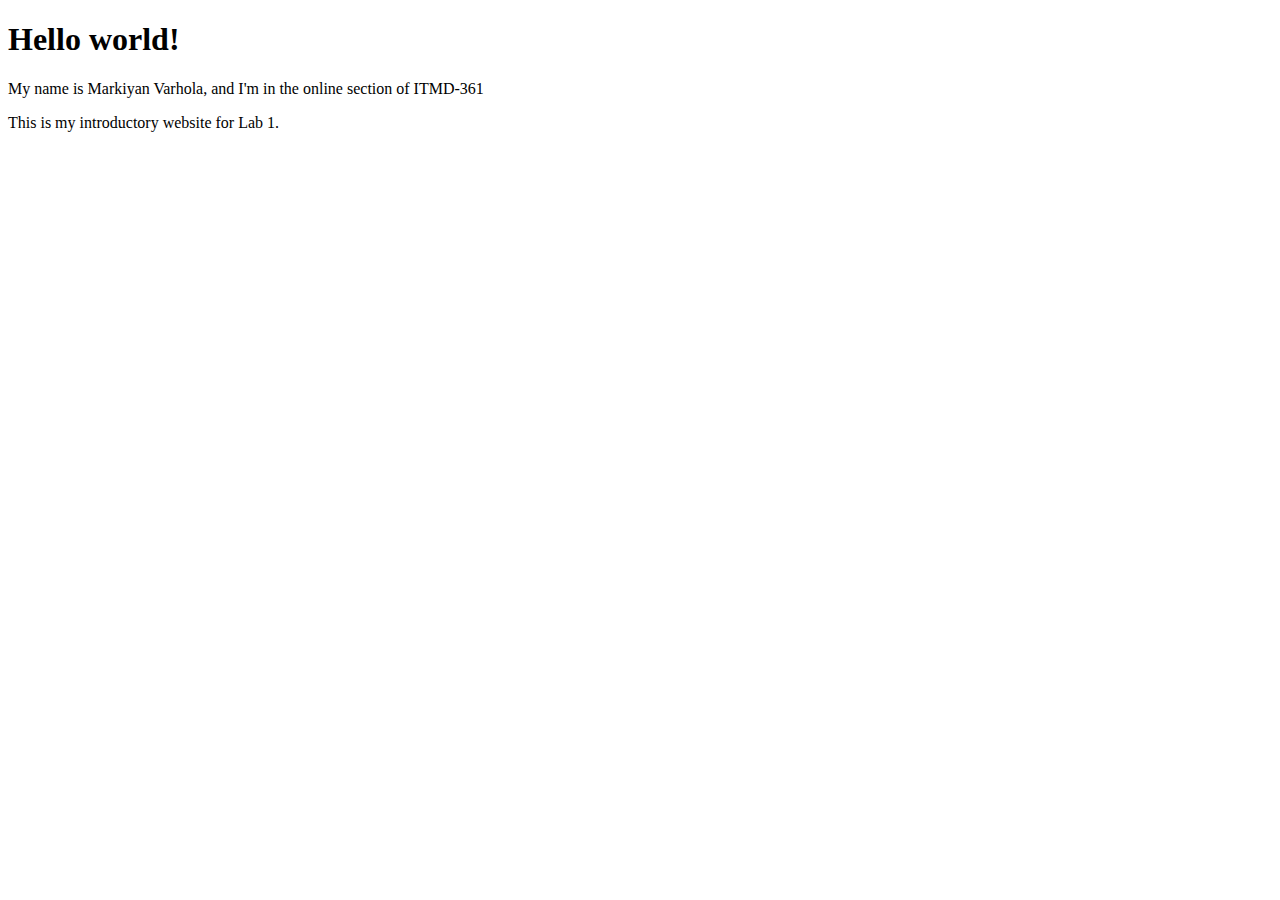
<file: labs/lab1/index.html>
<!DOCTYPE html>
<html lang="en">
<head>
	<meta charset="UTF-8">
	<title>Markiyan Varhola @ ITMD-361</title>
</head>
<body>
  <h1>Hello world!</h1>
  <p>My name is Markiyan Varhola, and I'm in the online section of ITMD-361</p>
  <p>This is my introductory website for Lab 1.</p>
</body>
</html>
</file>
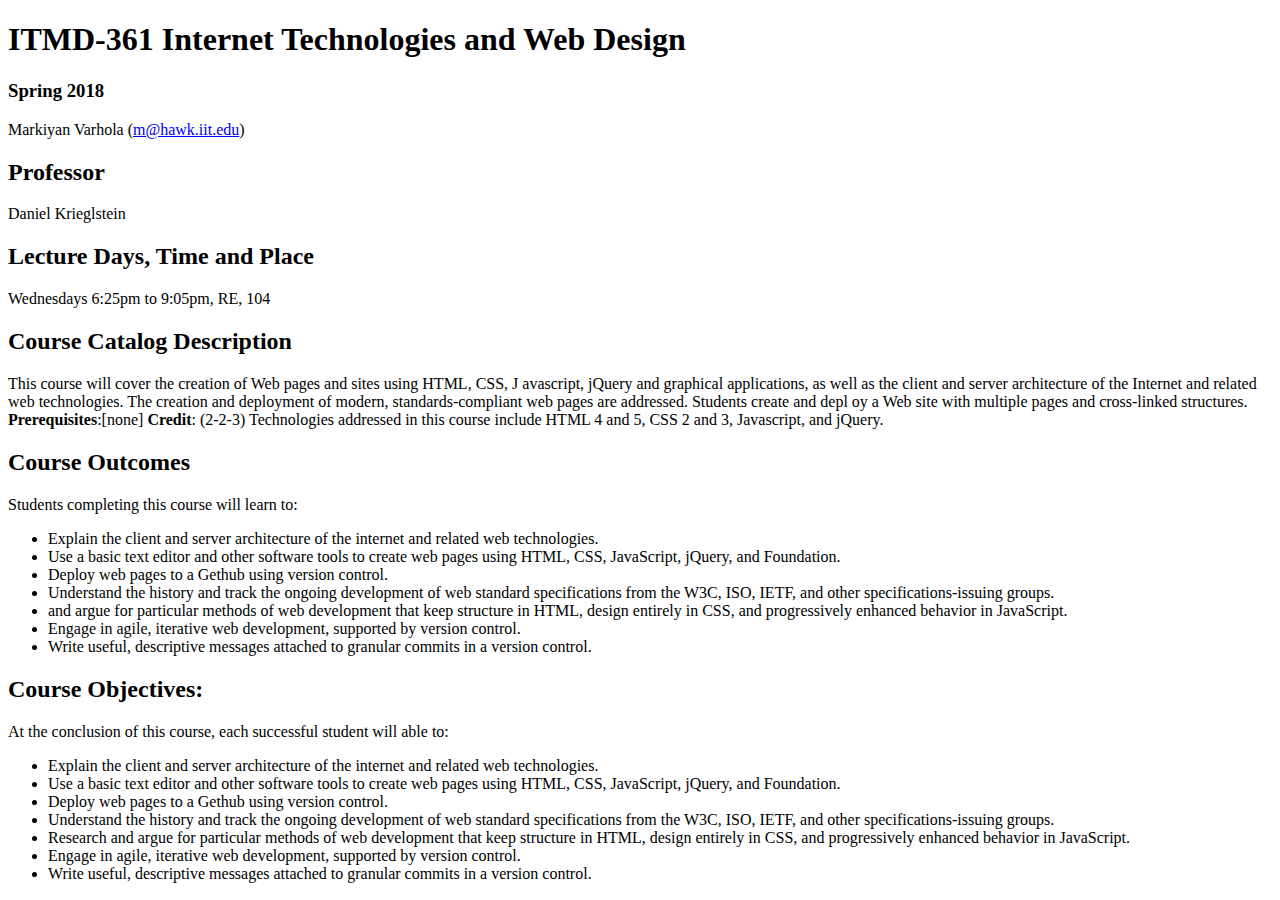
<file: labs/lab2/index.html>
<!DOCTYPE html>
<html>
  <head>
    <meta charset="utf-8">
    <title>ITMD-361 Internet Technologies and Web Design</title>
  </head>
  <body>
    <h1>ITMD-361 Internet Technologies and Web Design</h1>
    
    <h3>Spring 2018</h3>
    <p>Markiyan Varhola (<a href="mailto:m@hawk.iit.edu">m@hawk.iit.edu</a>)</p>
    
    <h2>Professor</h2>
    <p>Daniel Krieglstein</p>
    
    <h2>Lecture Days, Time and Place</h2>
    <p>Wednesdays 6:25pm to 9:05pm, RE, 104</p>
    
    <h2>Course Catalog Description</h2>
    <p>This course will cover the creation of Web pages and sites using HTML, CSS, J
      avascript, jQuery and graphical applications, as well as the client and server
       architecture of the Internet and related web technologies. The creation and
       deployment of modern, standards-compliant web pages are addressed. Students create and depl
       oy a Web site with multiple pages and cross-linked structures. <strong>Prerequisites</strong>:[none] <strong>Credit</strong>: (2-2-3) Technologies addressed
        in this course include HTML 4 and 5, CSS 2 and 3, Javascript, and jQuery.</p>
     
     <h2>Course Outcomes</h2>
     <p>Students completing this course will learn to:</p>
     <ul>
       <li>Explain the client and server architecture of the internet and related web technologies.</li>
       <li>Use a basic text editor and other software tools to create web pages using HTML, CSS, JavaScript, jQuery, and Foundation.</li>
       <li>Deploy web pages to a Gethub using version control.</li>
       <li>Understand the history and track the ongoing development of web standard specifications from the W3C, ISO, IETF, and other specifications-issuing groups.</li>
       <li>and argue for particular methods of web development that keep structure in HTML, design entirely in CSS, and progressively enhanced behavior in JavaScript.</li>
       <li>Engage in agile, iterative web development, supported by version control.</li>
       <li>Write useful, descriptive messages attached to granular commits in a version control.</li>
     </ul>
     
     <h2>Course Objectives:</h2>
     <p>At the conclusion of this course, each successful student will able to:</p>
     <ul>
       <li>Explain the client and server architecture of the internet and related web technologies.</li>
       <li>
 Use a basic text editor and other software tools to create web pages using HTML, CSS, JavaScript, jQuery, and Foundation.</li>
       <li>Deploy web pages to a Gethub using version control.</li>
       <li>Understand the history and track the ongoing development of web standard specifications from the W3C, ISO, IETF, and other specifications-issuing groups.</li>
       <li>Research and argue for particular methods of web development that keep structure in HTML, design entirely in CSS, and progressively enhanced behavior in JavaScript.</li>
       <li>Engage in agile, iterative web development, supported by version control.</li>
       <li>Write useful, descriptive messages attached to granular commits in a version control.</li>
     </ul>
  </body>
</html>
</file>
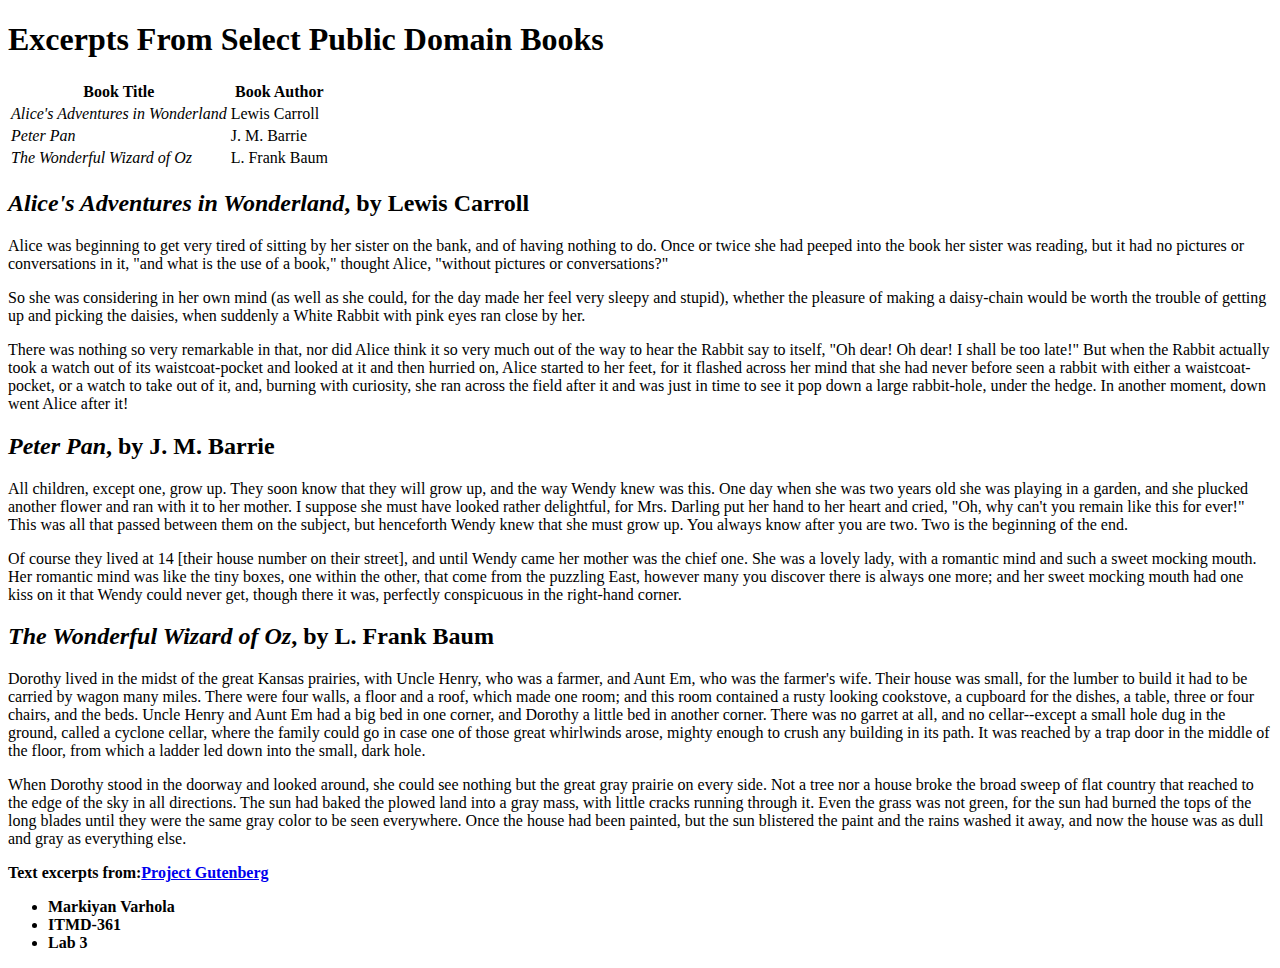
<file: labs/lab3/index.html>
<!DOCTYPE html>
<html lang="en">
<head>
    <meta charset="utf-8"/>
    <title>Excerpts From Select Public Domain Books</title>
</head>
<body>
    <h1>Excerpts From Select Public Domain Books</h1>
    <table>
        <tr>
            <th>Book Title</th>								
            <th>Book Author</th>
        </tr>
        <tr>
            <td><i>Alice's Adventures in Wonderland</i></td> 		
            <td>Lewis Carroll</td>
        </tr>
        <tr>
            <td><i>Peter Pan</i></td> 								
            <td>J. M. Barrie</td>
        </tr>
        <tr>
            <td><i>The Wonderful Wizard of Oz</i></td> 				
            <td>L. Frank Baum</td>
        </tr>
    </table>
    <h2><i>Alice's Adventures in Wonderland</i>, by Lewis Carroll</h2>
    <p>Alice was beginning to get very tired of sitting by her sister on the bank, and of having nothing to do. Once or twice she had peeped into the book her sister was reading, but it had no pictures or conversations in it, "and what is the use of a book," thought Alice, "without pictures or conversations?"</p>

    <p>So she was considering in her own mind (as well as she could, for the day made her feel very sleepy and stupid), whether the pleasure of making a daisy-chain would be worth the trouble of getting up and picking the daisies, when suddenly a White Rabbit with pink eyes ran close by her.</p>

    <p>There was nothing so very remarkable in that, nor did Alice think it so very much out of the way to hear the Rabbit say to itself, "Oh dear! Oh dear! I shall be too late!" But when the Rabbit actually took a watch out of its waistcoat-pocket and looked at it and then hurried on, Alice started to her feet, for it flashed across her mind that she had never before seen a rabbit with either a waistcoat-pocket, or a watch to take out of it, and, burning with curiosity, she ran across the field after it and was just in time to see it pop down a large rabbit-hole, under the hedge. In another moment, down went Alice after it!</p>

    <h2><i>Peter Pan</i>, by J. M. Barrie</h2>
    
    <p>All children, except one, grow up. They soon know that they will grow up, and the way Wendy knew was this. One day when she was two years old she was playing in a garden, and she plucked another flower and ran with it to her mother. I suppose she must have looked rather delightful, for Mrs. Darling put her hand to her heart and cried, "Oh, why can't you remain like this for ever!" This was all that passed between them on the subject, but henceforth Wendy knew that she must grow up. You always know after you are two. Two is the beginning of the end.

    <p>Of course they lived at 14 [their house number on their street], and until Wendy came her mother was the chief one. She was a lovely lady, with a romantic mind and such a sweet mocking mouth. Her romantic mind was like the tiny boxes, one within the other, that come from the puzzling East, however many you discover there is always one more; and her sweet mocking mouth had one kiss on it that Wendy could never get, though there it was, perfectly conspicuous in the right-hand corner.</p>



    <h2><i>The Wonderful Wizard of Oz</i>, by L. Frank Baum</h2>
    <p>Dorothy lived in the midst of the great Kansas prairies, with Uncle Henry, who was a farmer, and Aunt Em, who was the farmer's wife.  Their house was small, for the lumber to build it had to be carried by wagon many miles.  There were four walls, a floor and a roof, which made one room; and this room contained a rusty looking cookstove, a cupboard for the dishes, a table, three or four chairs, and the beds.  Uncle Henry and Aunt Em had a big bed in one corner, and Dorothy a little bed in another corner.  There was no garret at all, and no cellar--except a small hole dug in the ground, called a cyclone cellar, where the family could go in case one of those great whirlwinds arose, mighty enough to crush any building in its path.  It was reached by a trap door in the middle of the floor, from which a ladder led down into the small, dark hole.</p>

    <p>When Dorothy stood in the doorway and looked around, she could see nothing but the great gray prairie on every side.  Not a tree nor a house broke the broad sweep of flat country that reached to the edge of the sky in all directions.  The sun had baked the plowed land into a gray mass, with little cracks running through it.  Even the grass was not green, for the sun had burned the tops of the long blades until they were the same gray color to be seen everywhere.  Once the house had been painted, but the sun blistered the paint and the rains washed it away, and now the house was as dull and gray as everything else.</p>



<p><b>Text excerpts from:<a href="http://www.gutenberg.org">Project Gutenberg</a></b></p>
<ul>
    <li><b>Markiyan Varhola</b></li>
    <li><b>ITMD-361</b></li>
    <li><b>Lab 3</b></li>
</ul>
</body>
</html>
</file>
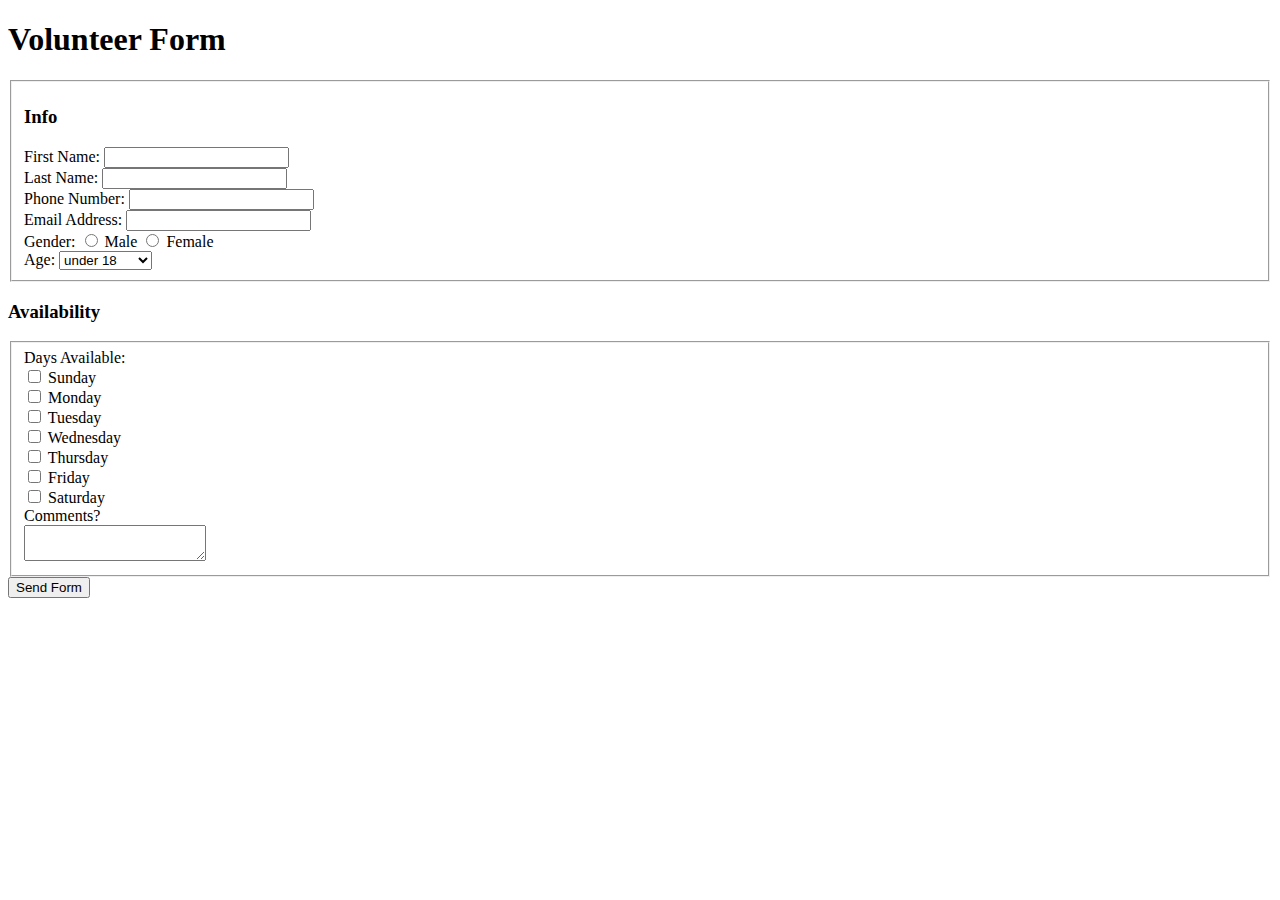
<file: labs/lab4/index.html>
<!DOCTYPE html>
<html lang="en">

<head>
	<meta charset="UTF-8">
	<title>Lab 4 Markiyan Varhola</title>
</head>

<body>
	<h1>Volunteer Form</h1>
	<form action="http://bloomingdale.sat.iit.edu/kriedan/lab3formscript.php" method="post">
		<fieldset>
			<div>
				<h3>Info</h3>
				<label>First Name:</label>
					<input type="text" name="first_name_field">
			</div>
			<div>
				<label>Last Name:</label>
					<input type="text" name="last_name_field">
			</div>
			<div>
				<label>Phone Number:</label>
					<input type="text" name="phone_field">
			</div>
			<div>
				<label>Email Address:</label>
					<input type="text" name="email_field">
			</div>
			<div>
				<label>Gender:</label>

				<input type="radio" name="gender_field" value="Male">
				<label>Male</label>

				<input type="radio" name="gender_field" value="Female">
				<label>Female</label>

			</div>
			<div>
				<label>Age:</label>
					<select name="age_field">
						<option value="under 18">under 18</option>
						<option value="18-24">18-24</option>
						<option value="25-34">25-34</option>
						<option value="35-44">35-44</option>
						<option value="45-54">45-54</option>
						<option value="55-64">55-64</option>
						<option value="65 and over">65 and over</option>
					</select>
			</div>
		</fieldset>

		<h3>Availability</h3>
		<fieldset>
			<label>Days Available:</label>
			<div>
				<input type="checkbox" name="available_field[]" value="Sunday">
				<label>Sunday</label>
			</div>
            <div>
                <input type="checkbox" name="available_field[]" value="Monday">
                <label>Monday</label>
            </div>
            <div>
                <input type="checkbox" name="available_field[]" value="Tuesday">
                <label>Tuesday</label>
            </div>
            <div>
                <input type="checkbox" name="available_field[]" value="Wednesday">
                <label>Wednesday</label>
            </div>
            <div>
                <input type="checkbox" name="available_field[]" value="Thursday">
                <label>Thursday</label>
            </div>
            <div>
                <input type="checkbox" name="available_field[]" value="Friday">
                <label>Friday</label>
            </div>
            <div>
                <input type="checkbox" name="available_field[]" value="Saturday">
                <label>Saturday</label>
            </div>

           
            <div>
                <label>Comments?</label>
                <div><textarea name="comments_field"></textarea></div>
            </div>

        </fieldset>
        <input type="submit" value="Send Form">
        <input type="hidden" name="hidden_field" value="mvarhola">

	</form>
</body>
</html>
</file>
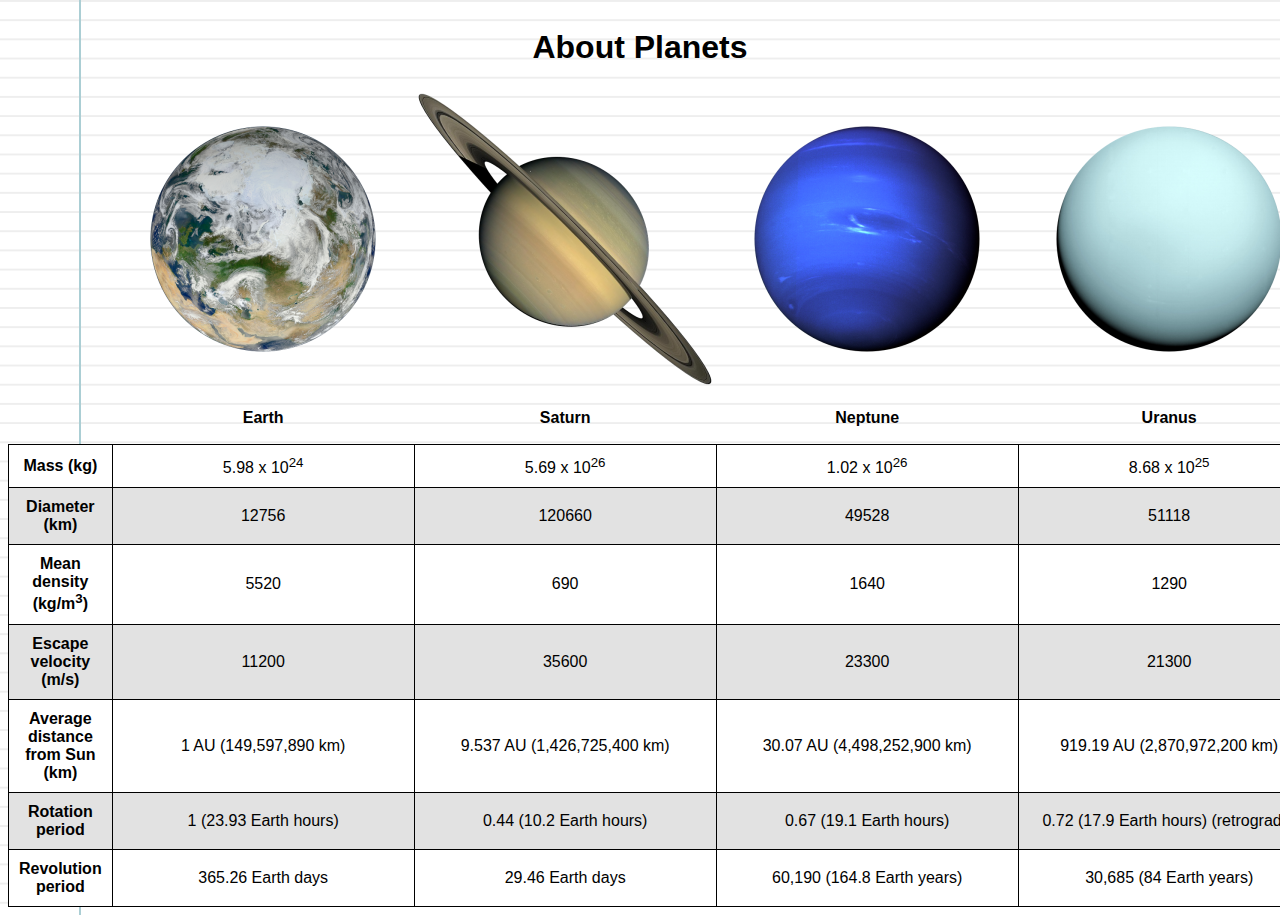
<file: labs/lab5/index.html>
<!DOCTYPE html>
<html lang="en">
<head>
  <title>About Planets</title>
  <link rel="stylesheet" href="css/style.css">
</head>
<body>

<section>
	<h1>About Planets</h1>
	<table>
	  <tr class='header'>
	    <th></th>
	    <th>
	    	<img src="img/earth.png" alt="Earth">
	    	<p>Earth</p>
	    </th>
	    <th>
	    	<img src="img/saturn.png" alt="Saturn">
	    	<p>Saturn</p>
	    </th>
	    <th>
	    	<img src="img/neptune.png" alt="Neptune">
	    	<p>Neptune</p>
	    </th>
	    <th>
	    	<img src="img/uranus.png" alt="Uranus">
	    	<p>Uranus</p>
	    </th>
	  </tr>
	  <tr>
	    <td>Mass (kg)</td>
	    <td>5.98 x 10<sup>24</sup></td>
	    <td>5.69 x 10<sup>26</sup></td>
	    <td>1.02 x 10<sup>26</sup></td>
	    <td>8.68 x 10<sup>25</sup></td>
	  </tr>
	  <tr>
	    <td>Diameter (km)</td>
	    <td>12756</td>
	    <td>120660</td>
	    <td>49528</td>
	    <td>51118</td>
	  </tr>
	  <tr>
	    <td>Mean density (kg/m<sup>3</sup>)</td>
	    <td>5520</td>
	    <td>690</td>
	    <td>1640</td>
	    <td>1290</td>
	  </tr>
	  <tr>
	    <td>Escape velocity (m/s)</td>
	    <td>11200</td>
	    <td>35600</td>
	    <td>23300</td>
	    <td>21300</td>
	  </tr>
	  <tr>
	    <td>Average distance from Sun (km)</td>
	    <td>1 AU (149,597,890 km)</td>
	    <td>9.537 AU (1,426,725,400 km)</td>
	    <td>30.07 AU (4,498,252,900 km)</td>
	    <td>919.19 AU (2,870,972,200 km)</td>
	  </tr>
	  <tr>
	    <td>Rotation period</td>
	    <td>1 (23.93 Earth hours)</td>
	    <td>0.44 (10.2 Earth hours)</td>
	    <td>0.67 (19.1 Earth hours)</td>
	    <td>0.72 (17.9 Earth hours) (retrograde)</td>
	  </tr>
	  <tr>
	    <td>Revolution period</td>
	    <td>365.26 Earth days</td>
	    <td>29.46 Earth days</td>
	    <td>60,190 (164.8 Earth years)</td>
	    <td>30,685 (84 Earth years)</td>
	  </tr>
	</table>
</section>

</body>
</html>
</file>
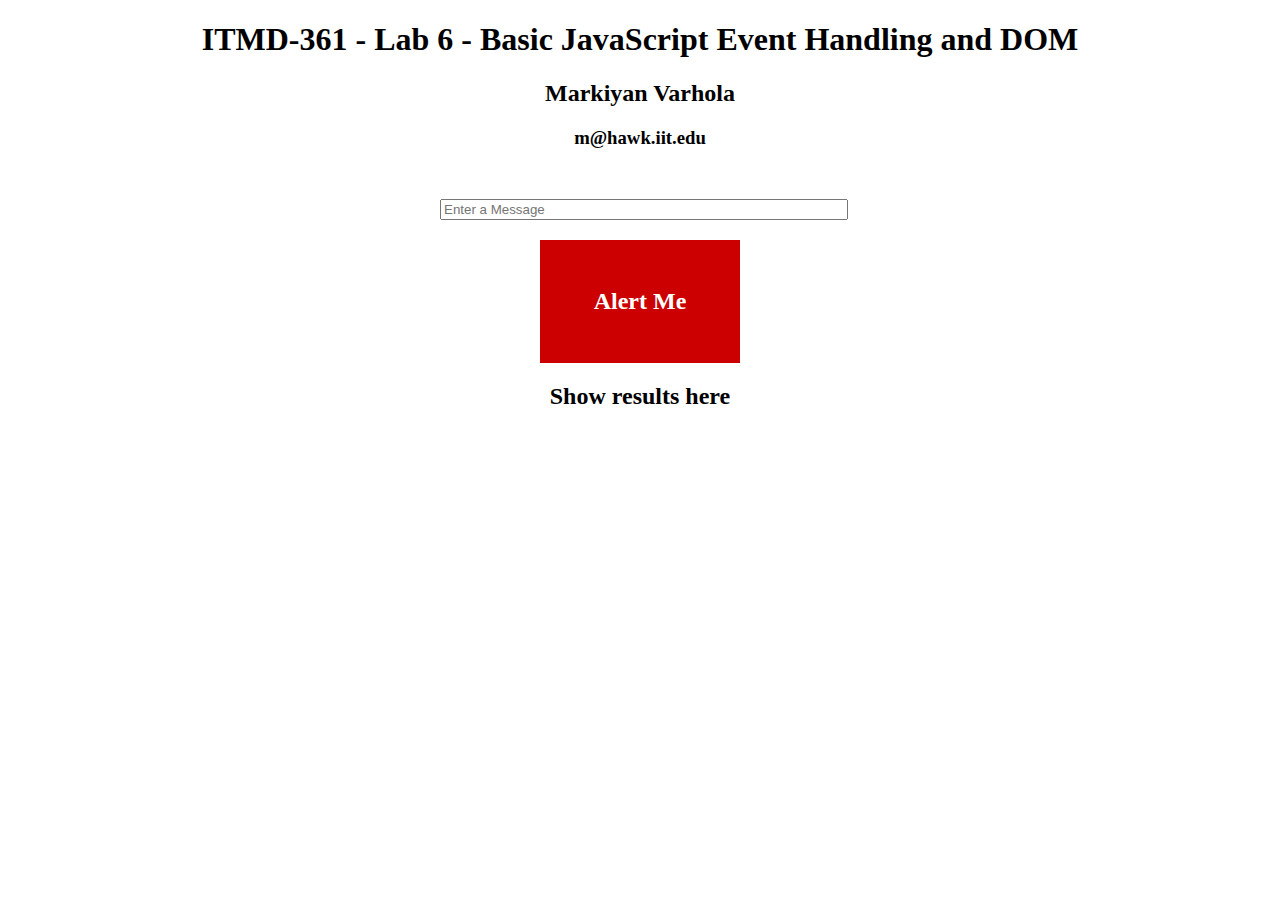
<file: labs/lab6/index.html>
<!DOCTYPE html>
<html lang="en">
<head>
	<meta charset="UTF-8">
	<title>Lab 6 - Basic JavaScript Event Handling and DOM</title>
	<style>
		.center {
			text-align: center;
		}
		#container {
			width: 400px;
			margin: 50px auto 0;
		}
		#entryinput {
			width: 100%;
		}
		#entrybutton {
			width: 200px;
			text-align: center;
			color: #fff;
			background-color: #c00;
			padding: 2em 0;
			margin: 20px auto;
			font-size: 24px;
			font-weight: bold;
			cursor: pointer;
		}
	</style>
</head>
<body>
	<h1 class="center">ITMD-361 - Lab 6 - Basic JavaScript Event Handling and DOM</h1>
	<h2 class="center">Markiyan Varhola</h2>
	<h3 class="center">m@hawk.iit.edu</h3>
	<div id="container">
		<input id="entryinput" type="text" name="textentry" placeholder="Enter a Message">
		<div id="entrybutton">Alert Me</div>
		<h2 id="textoutput" class="center">Show results here</h2>
	</div>
	<script>
		document.getElementById("entrybutton").addEventListener("click", function() {
			var t = document.getElementById("entryinput").value;
			document.getElementById("textoutput").innerHTML = t;
			alert("Markiyan Varhola: "+t);
		})
	</script>
</body>
</html>
</file>
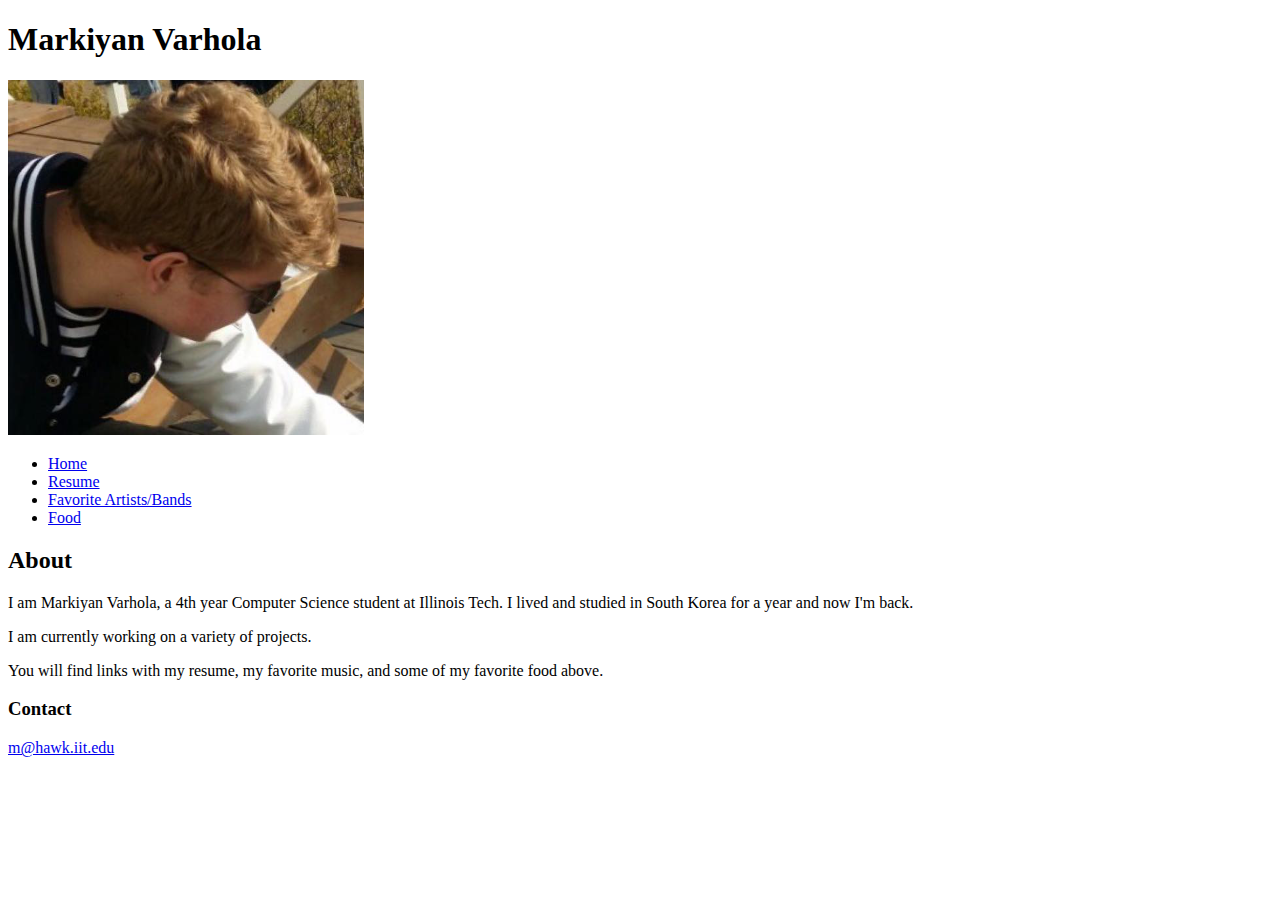
<file: projects/project1/index.html>
<!DOCTYPE html>
<html lang="en">
<head>
	<meta charset="UTF-8">
	<title>Markiyan Varhola</title>
</head>
<body>
  <header>
    <h1>Markiyan Varhola</h1>
    <img src="img/profile.png" alt="Mark">
    <ul>
      <li><a href="index.html">Home</a></li>
      <li><a href="resume.html">Resume</a></li>
      <li><a href="music.html">Favorite Artists/Bands</a></li>
      <li><a href="food.html">Food</a></li>
    </ul>
  </header>

  <section>
    <h2>About</h2>
    <p>I am Markiyan Varhola, a 4th year Computer Science student at Illinois Tech. I lived and studied in South Korea for a year and now I'm back.
    </p>
    <p>
      I am currently working on a variety of projects.
    </p>
    <p>
      You will find links with my resume, my favorite music, and some of my favorite food above.
    </p>
  </section>

  <section>
  <h3>Contact</h3>
    <p><a href="mailto:m@hawk.iit.edu">m@hawk.iit.edu</a></p>
  </section>
</body>
</html>
</file>
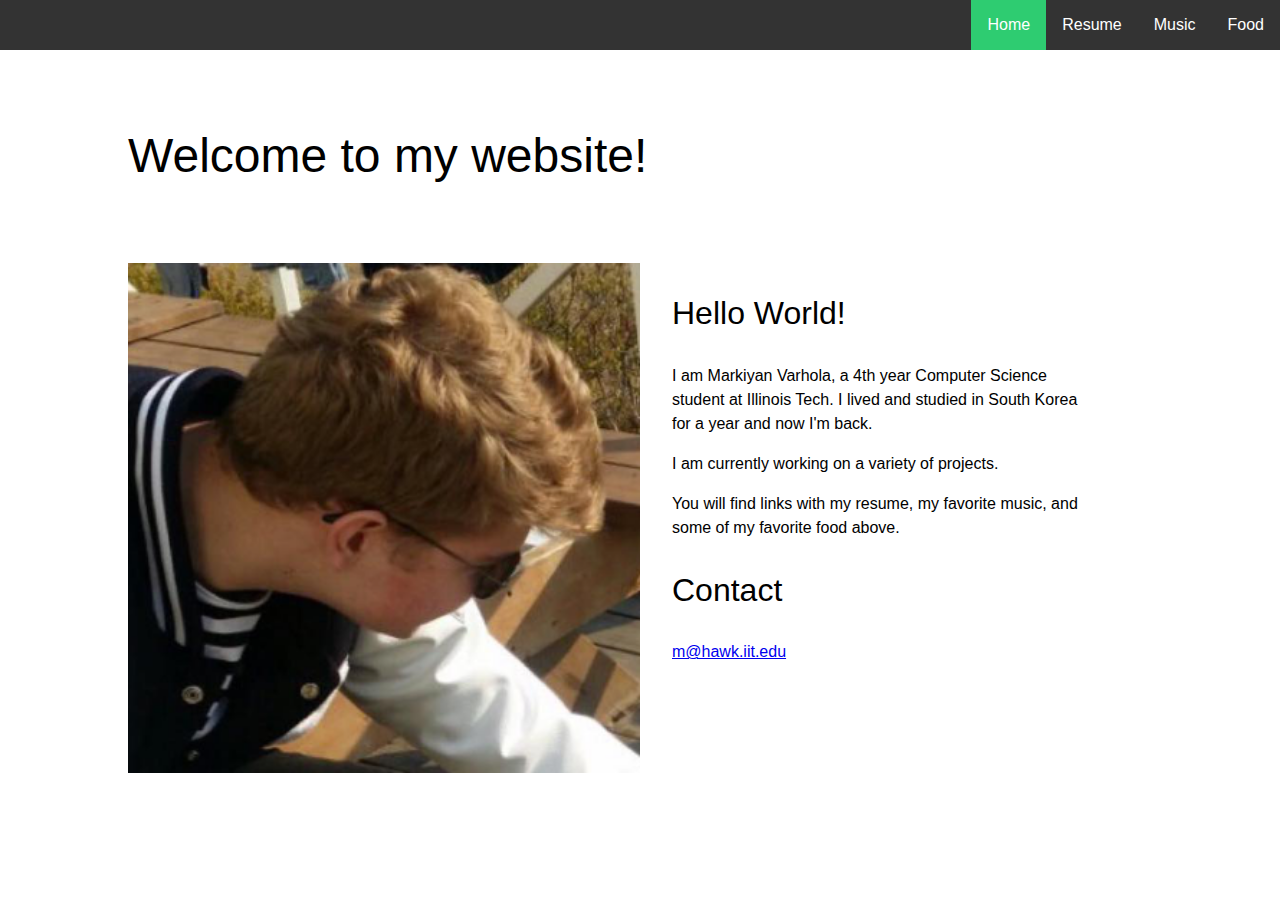
<file: projects/project2/index.html>
<!DOCTYPE html>
<html lang="en">
<head>
	<meta charset="UTF-8">
	<title>Markiyan Varhola</title>
  <link rel="stylesheet" type="text/css" href="css/normalize.css">
  <link rel="stylesheet" type="text/css" href="css/style.css">
</head>
<body>
  
  <nav id="header">
    <ul>
      <li><a href="food.html">Food</a></li>
      <li><a href="music.html">Music</a></li>
      <li><a href="resume.html">Resume</a></li>
      <li class='active'><a href="index.html">Home</a></li>
    </ul>
  </nav>

  <section id="content">
    <h1>Welcome to my website!</h1>
    <article class="item">
      <div class="left">
        <img src="img/profile.png" alt="Mark">
      </div>
      <div class="right">
        <h3>Hello World!</h3>
        <p>I am Markiyan Varhola, a 4th year Computer Science student at Illinois Tech. I lived and studied in South Korea for a year and now I'm back.
        </p>
        <p>
          I am currently working on a variety of projects.
        </p>
        <p>
          You will find links with my resume, my favorite music, and some of my favorite food above.
        </p>
        <h3>Contact</h3>
        <p><a href="mailto:m@hawk.iit.edu">m@hawk.iit.edu</a></p>
      </div>
    </article>
  </section>

</body>
</html>
</file>
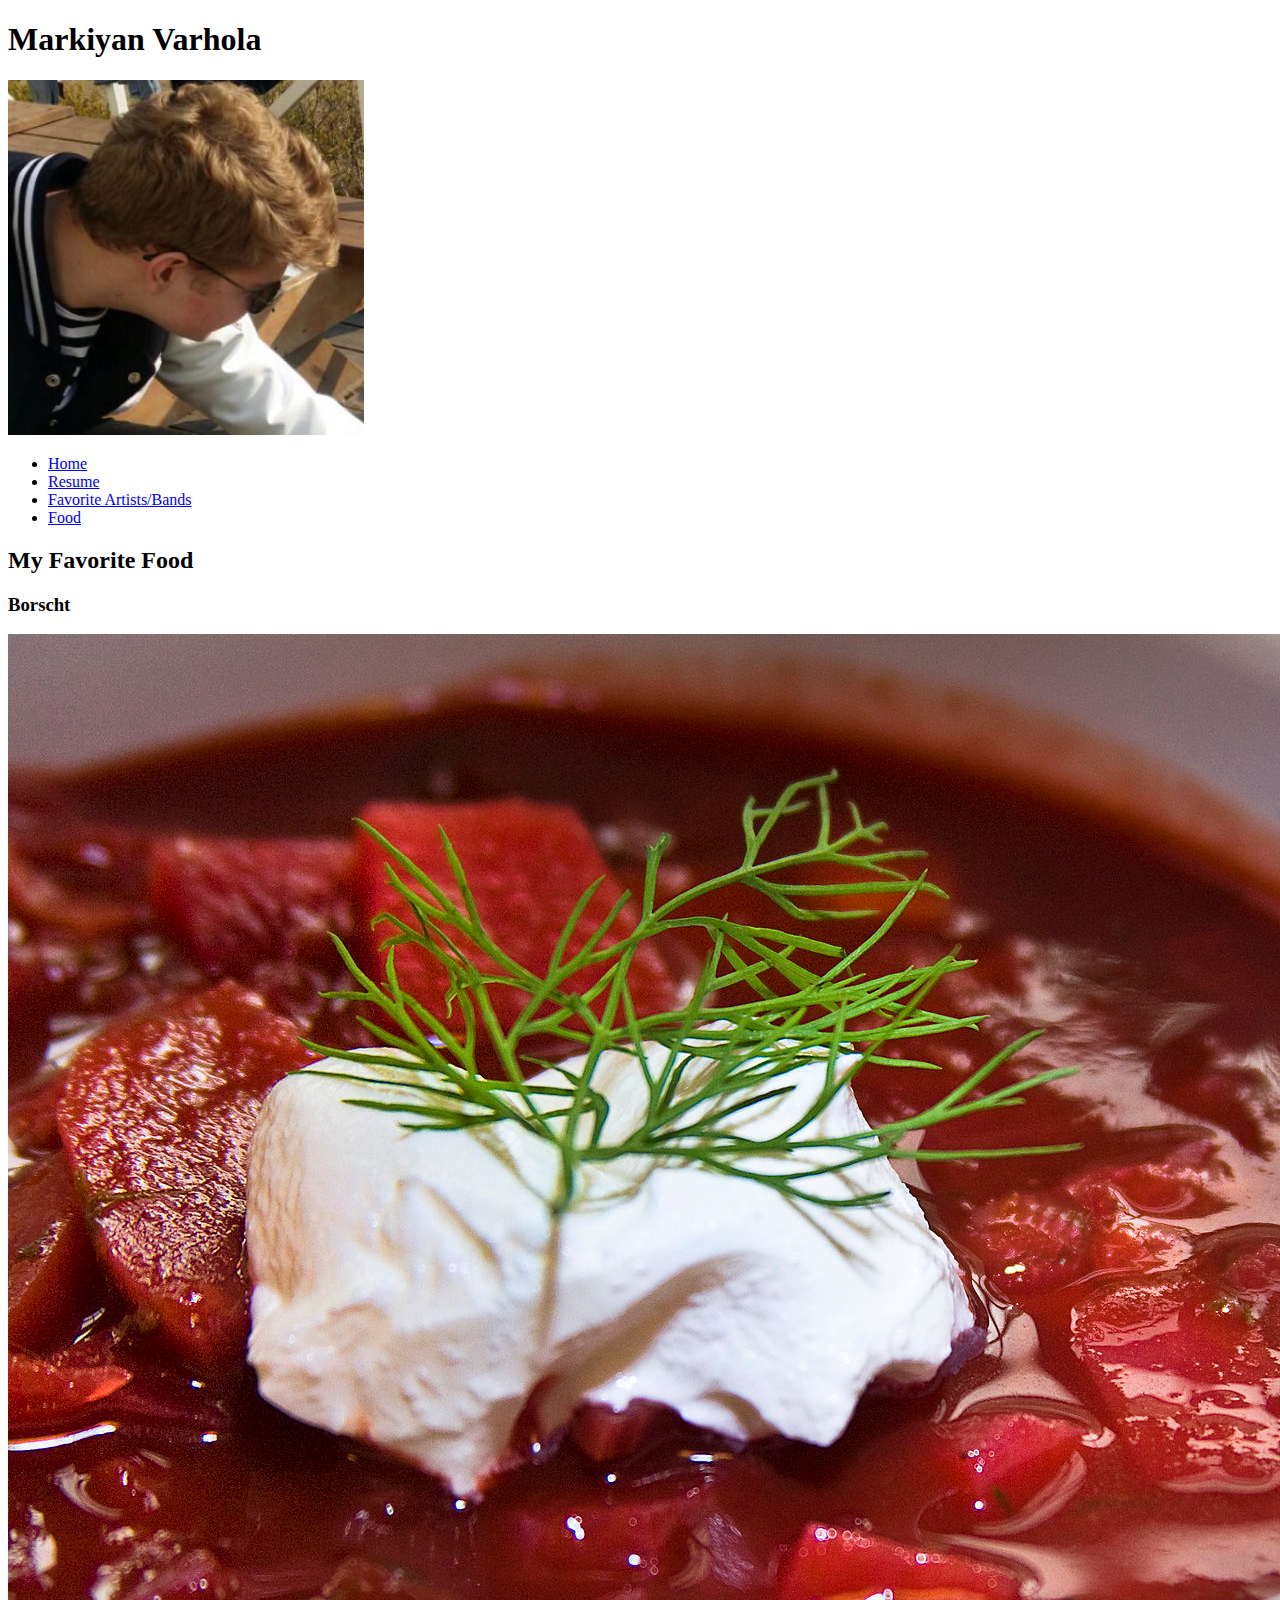
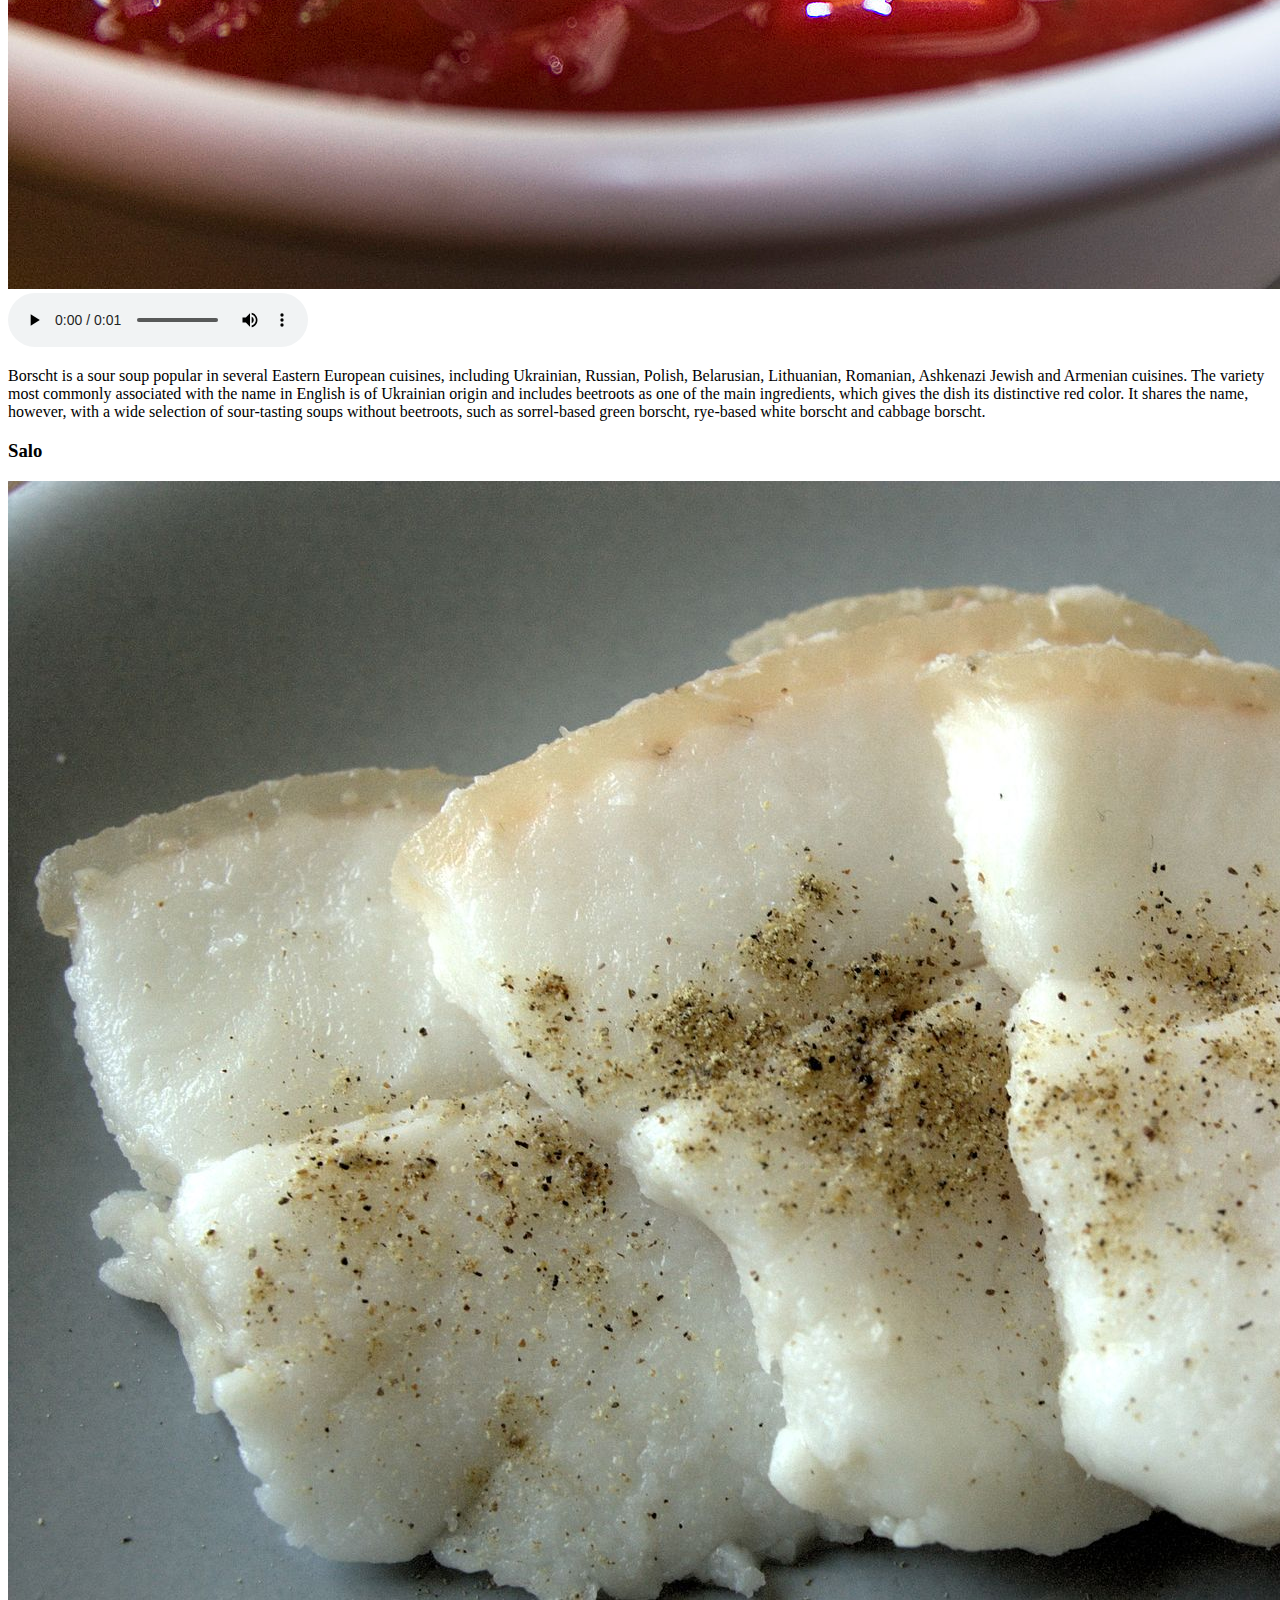
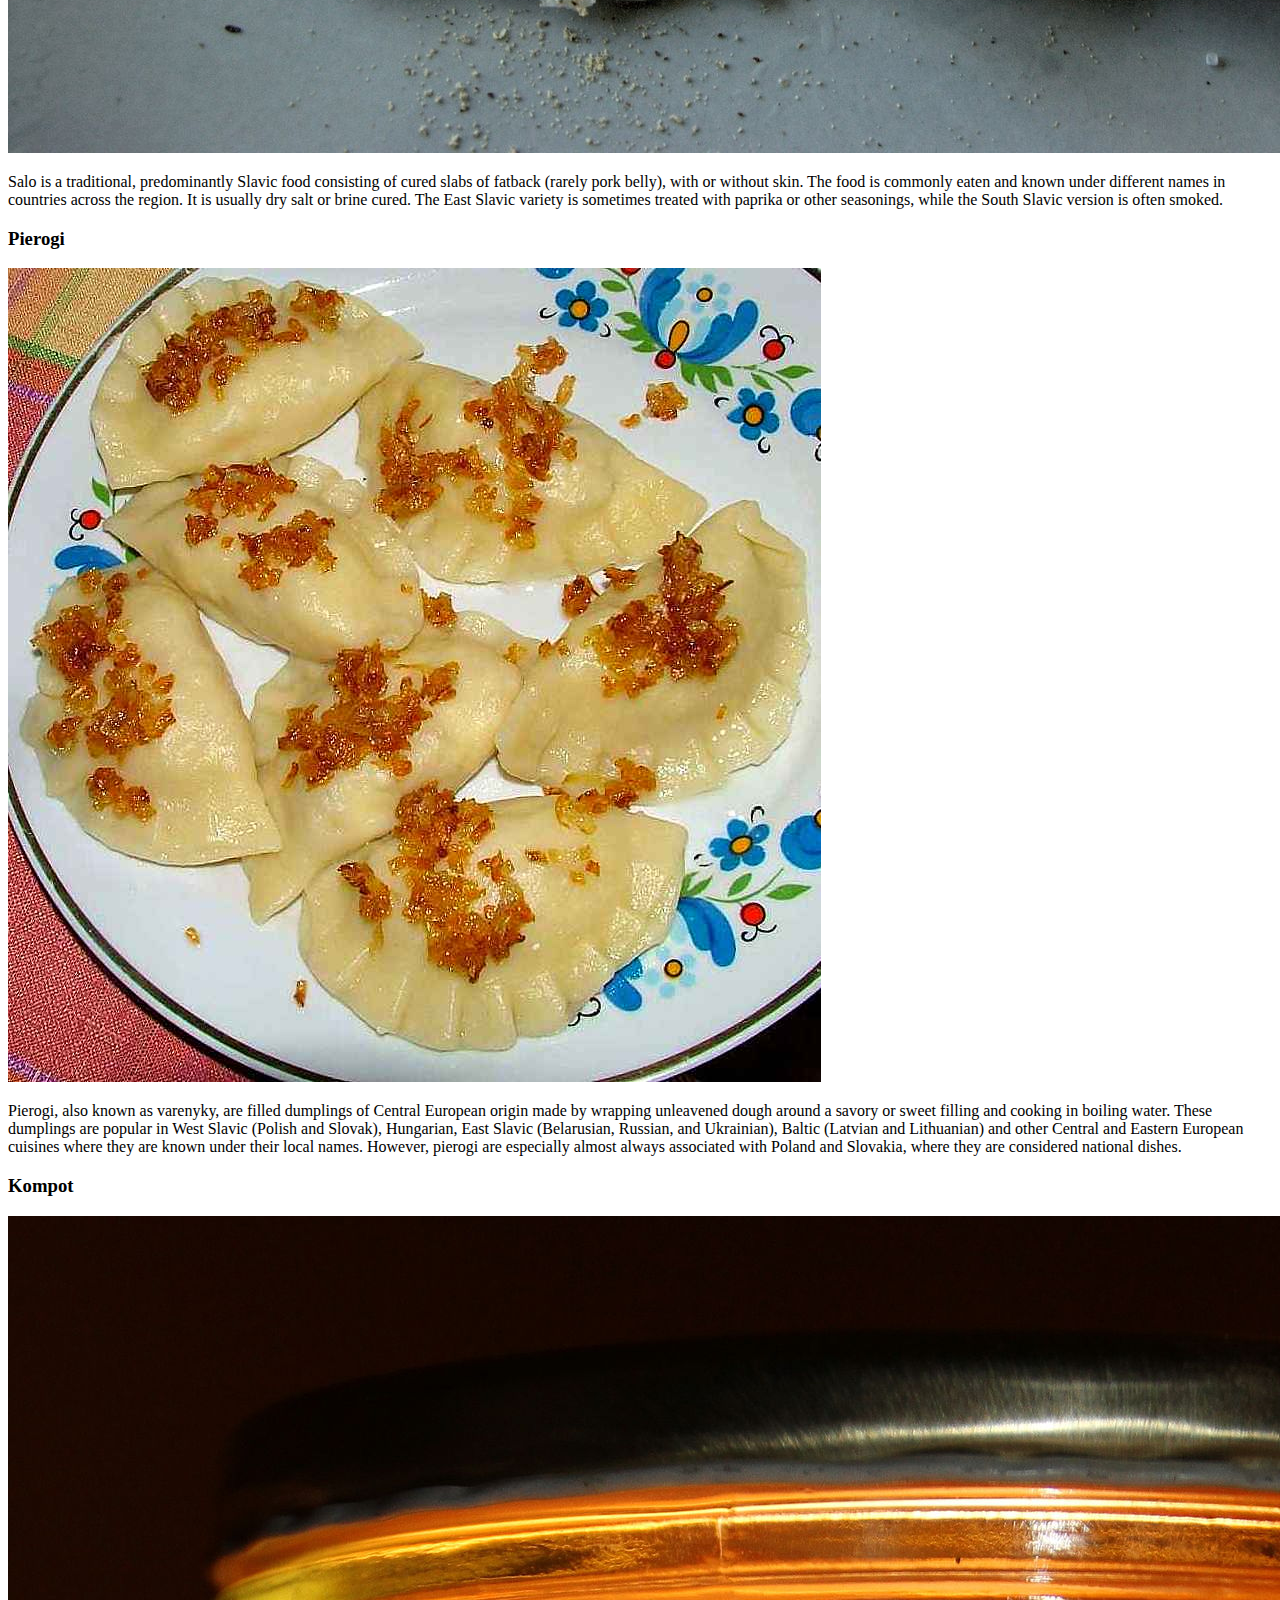
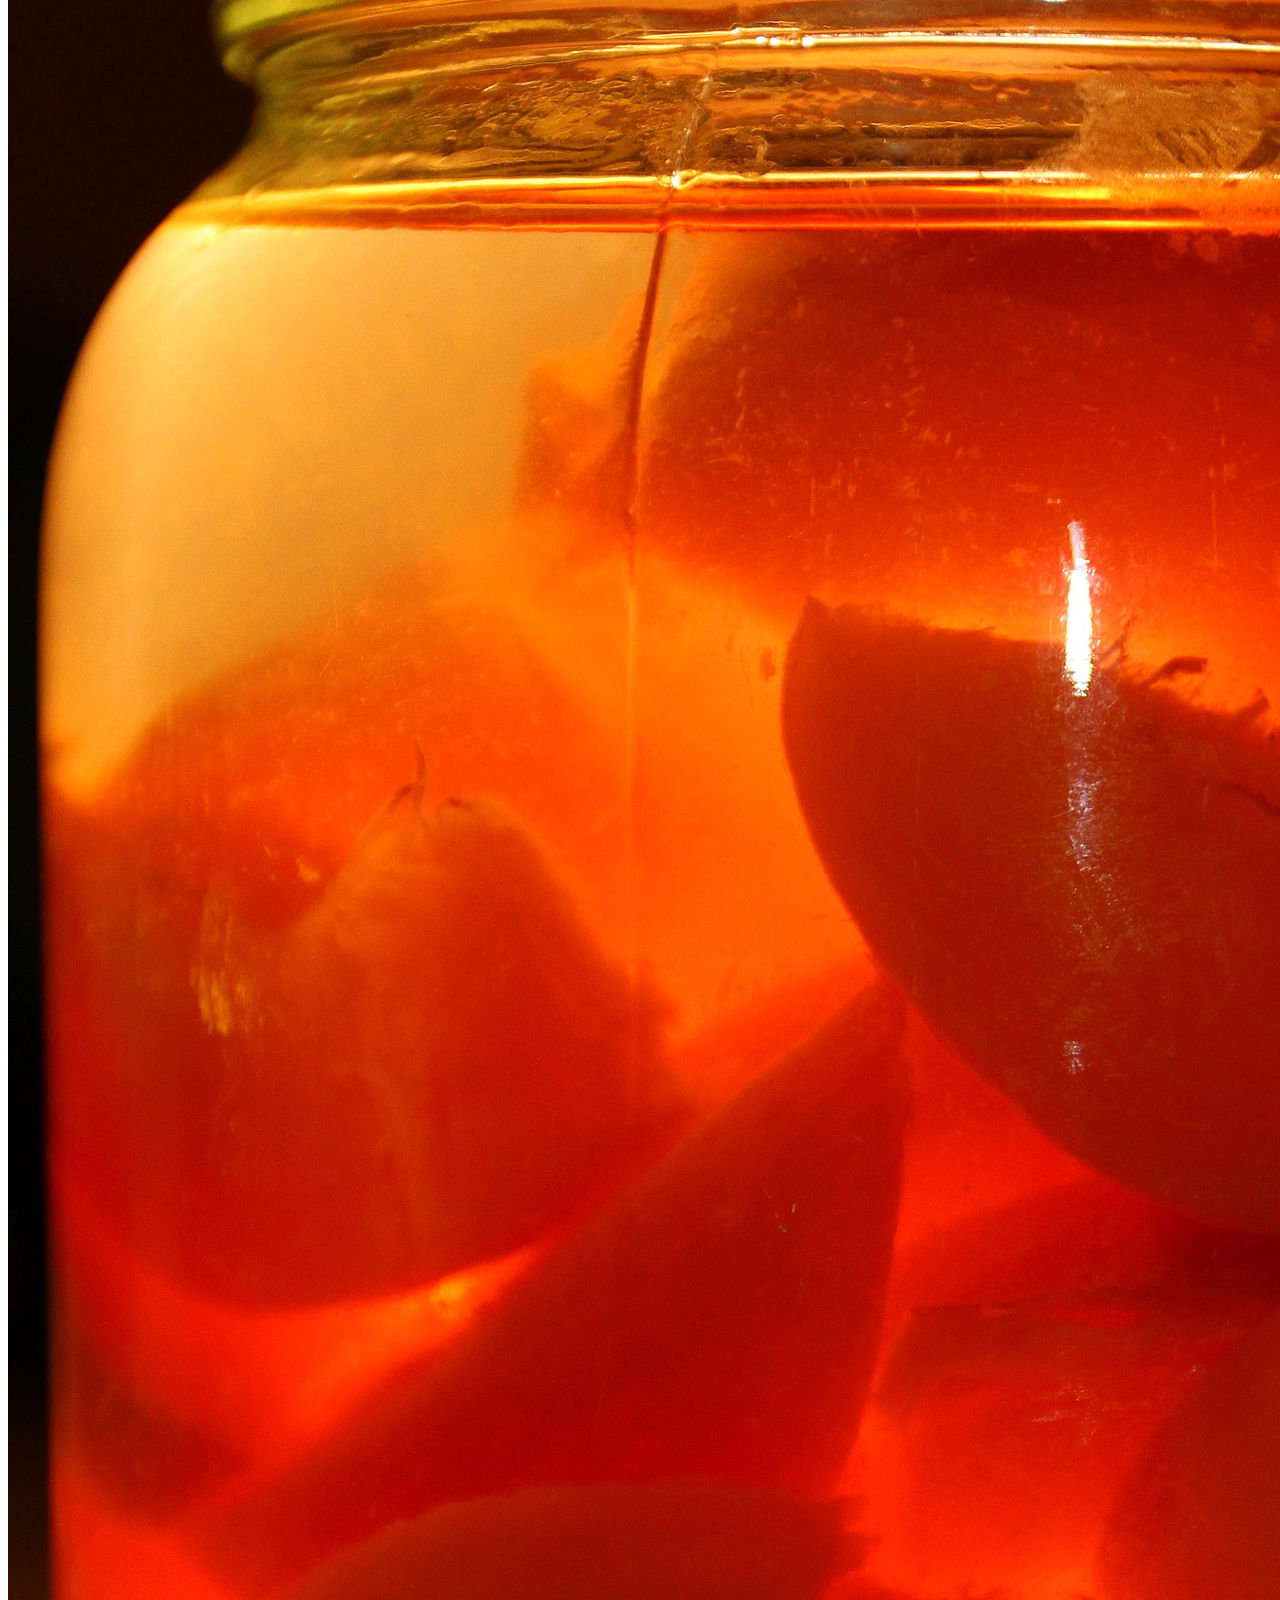
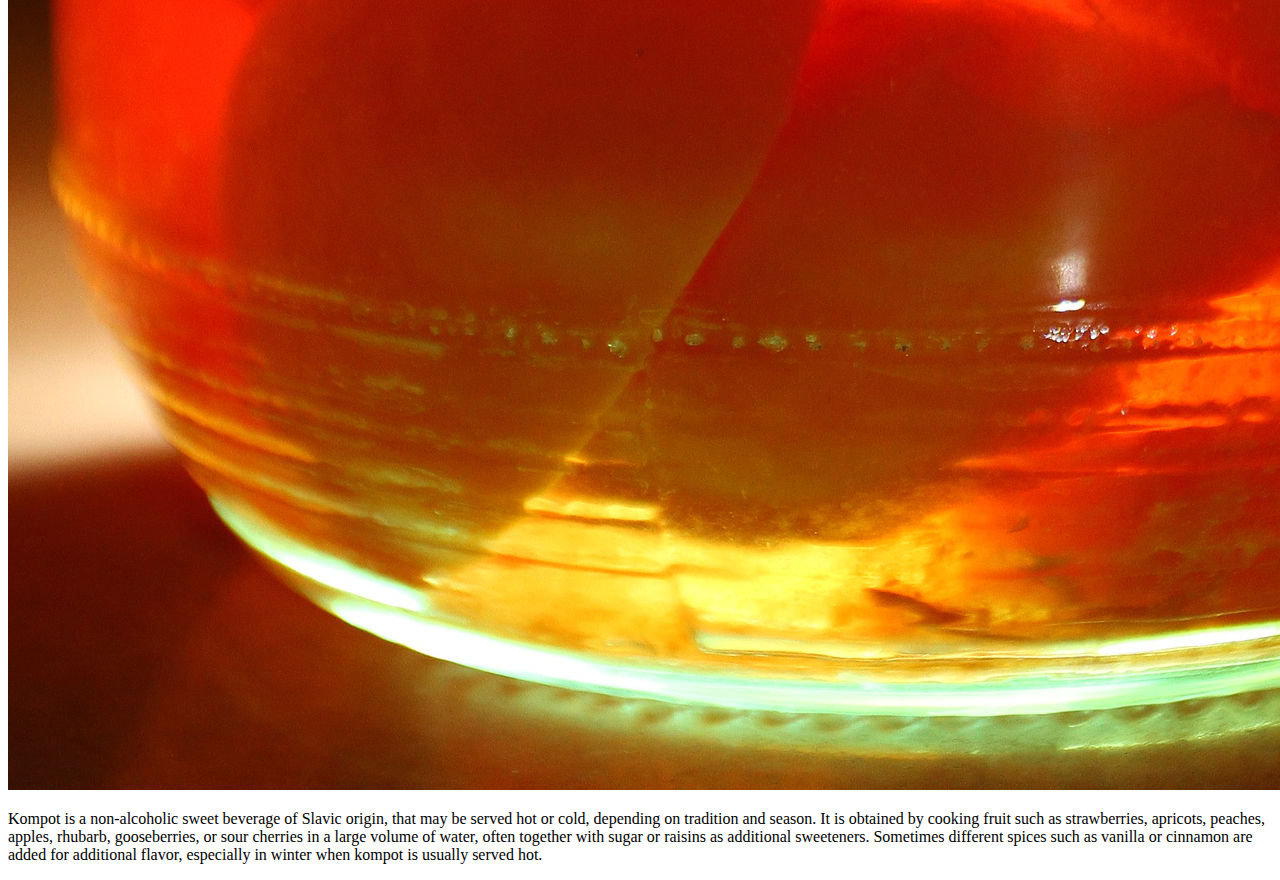
<file: projects/project1/food.html>
<!DOCTYPE html>
<html lang="en">
<head>
  <meta charset="UTF-8">
  <title>Markiyan Varhola</title>
</head>
<body>
  <header>
    <h1>Markiyan Varhola</h1>
    <img src="img/profile.png" alt="Mark">
    <ul>
      <li><a href="index.html">Home</a></li>
      <li><a href="resume.html">Resume</a></li>
      <li><a href="music.html">Favorite Artists/Bands</a></li>
      <li><a href="food.html">Food</a></li>
    </ul>
  </header>

  <section>
    <h2>My Favorite Food</h2>
    
    <h3>Borscht</h3>

    <img src="img/borsch.jpg" alt="Borscht">

    <section>
      <audio controls>
        <source src="sound/borscht.ogg" type="audio/ogg">
        Your browser does not support the audio tag.
      </audio>
    </section>
    
    <p>Borscht is a sour soup popular in several Eastern European cuisines, including Ukrainian, Russian, Polish, Belarusian, Lithuanian, Romanian, Ashkenazi Jewish and Armenian cuisines. The variety most commonly associated with the name in English is of Ukrainian origin and includes beetroots as one of the main ingredients, which gives the dish its distinctive red color. It shares the name, however, with a wide selection of sour-tasting soups without beetroots, such as sorrel-based green borscht, rye-based white borscht and cabbage borscht.</p>
    
    <h3>Salo</h3>
    <img src="img/salo.jpg" alt="Salo">
    <p>Salo is a traditional, predominantly Slavic food consisting of cured slabs of fatback (rarely pork belly), with or without skin. The food is commonly eaten and known under different names in countries across the region. It is usually dry salt or brine cured. The East Slavic variety is sometimes treated with paprika or other seasonings, while the South Slavic version is often smoked.</p>
  

    <h3>Pierogi</h3>
    <img src="img/pierogi.jpg" alt="Pierogi">
    <p>Pierogi, also known as varenyky, are filled dumplings of Central European origin made by wrapping unleavened dough around a savory or sweet filling and cooking in boiling water. These dumplings are popular in West Slavic (Polish and Slovak), Hungarian, East Slavic (Belarusian, Russian, and Ukrainian), Baltic (Latvian and Lithuanian) and other Central and Eastern European cuisines where they are known under their local names. However, pierogi are especially almost always associated with Poland and Slovakia, where they are considered national dishes.</p>

    <h3>Kompot</h3>
    <img src="img/kompot.jpg" alt="Kompot">
    <p>Kompot is a non-alcoholic sweet beverage of Slavic origin, that may be served hot or cold, depending on tradition and season. It is obtained by cooking fruit such as strawberries, apricots, peaches, apples, rhubarb, gooseberries, or sour cherries in a large volume of water, often together with sugar or raisins as additional sweeteners. Sometimes different spices such as vanilla or cinnamon are added for additional flavor, especially in winter when kompot is usually served hot.</p>

  </section>

</body>
</html>
</file>
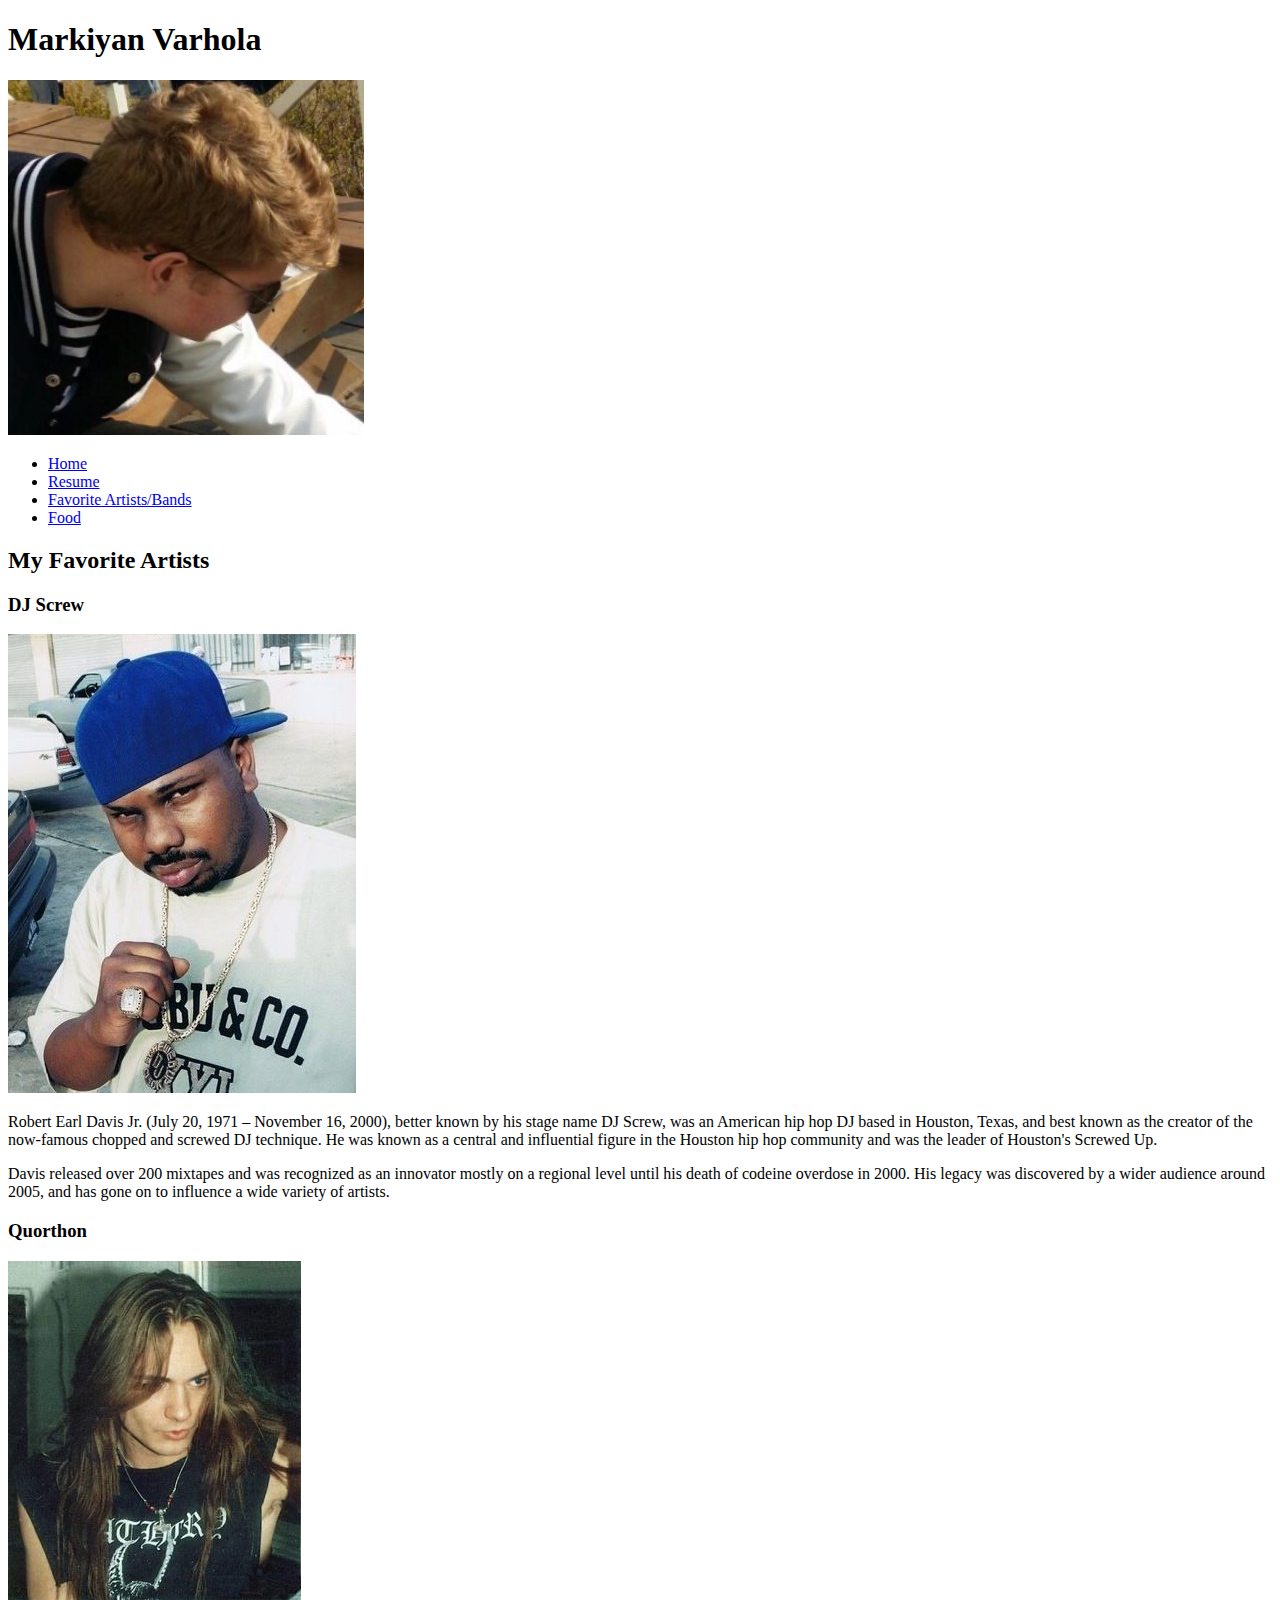
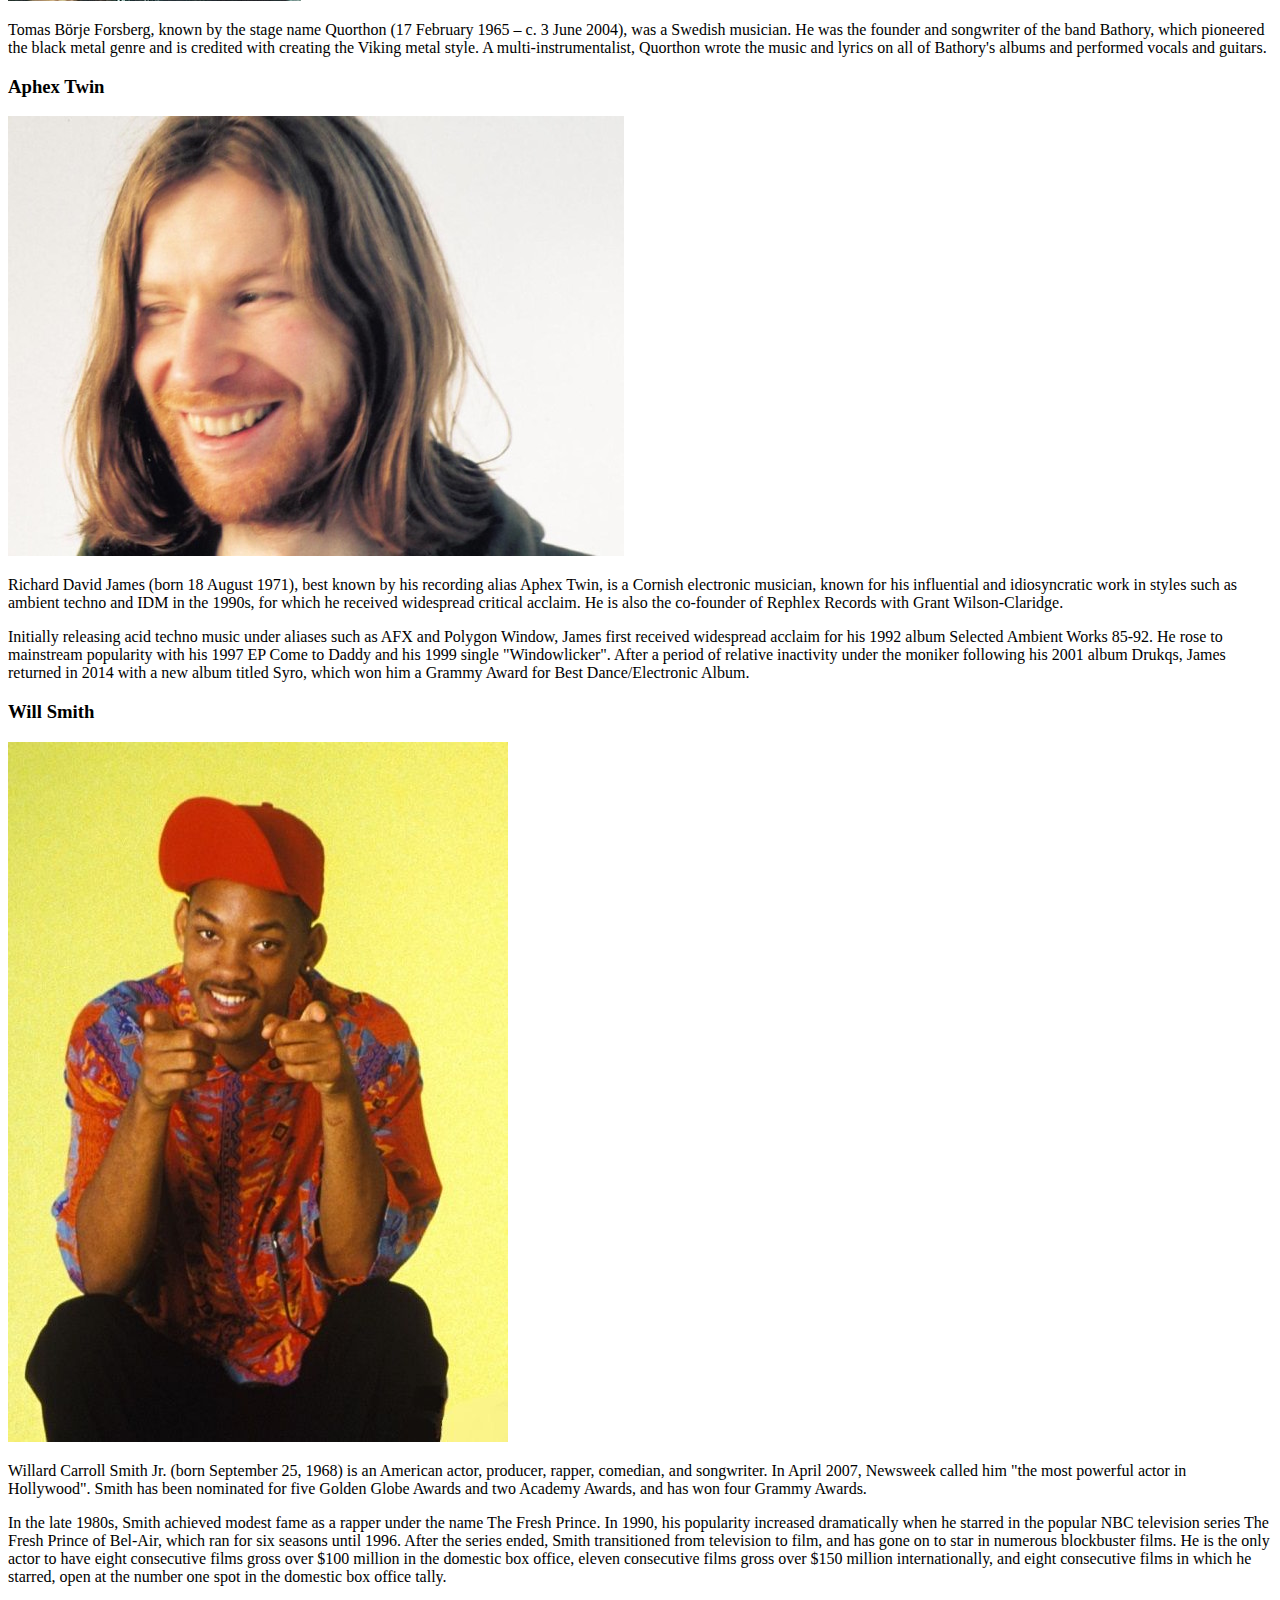
<file: projects/project1/music.html>
<!DOCTYPE html>
<html lang="en">
<head>
  <meta charset="UTF-8">
  <title>Markiyan Varhola</title>
</head>
<body>
  <header>
    <h1>Markiyan Varhola</h1>
    <img src="img/profile.png" alt="Mark">
    <ul>
      <li><a href="index.html">Home</a></li>
      <li><a href="resume.html">Resume</a></li>
      <li><a href="music.html">Favorite Artists/Bands</a></li>
      <li><a href="food.html">Food</a></li>
    </ul>
  </header>

  <section>
    <h2>My Favorite Artists</h2>
    
    <h3>DJ Screw</h3>
    <img src="img/dj_screw.jpg" alt="DJ Screw">
    <p>Robert Earl Davis Jr. (July 20, 1971 – November 16, 2000), better known by his stage name DJ Screw, was an American hip hop DJ based in Houston, Texas, and best known as the creator of the now-famous chopped and screwed DJ technique. He was known as a central and influential figure in the Houston hip hop community and was the leader of Houston's Screwed Up.</p>
    <p>Davis released over 200 mixtapes and was recognized as an innovator mostly on a regional level until his death of codeine overdose in 2000. His legacy was discovered by a wider audience around 2005, and has gone on to influence a wide variety of artists.</p>
    
    <h3>Quorthon</h3>
    <img src="img/quorthon.jpg" alt="Quorthon">
    <p>Tomas Börje Forsberg, known by the stage name Quorthon (17 February 1965 – c. 3 June 2004), was a Swedish musician. He was the founder and songwriter of the band Bathory, which pioneered the black metal genre and is credited with creating the Viking metal style. A multi-instrumentalist, Quorthon wrote the music and lyrics on all of Bathory's albums and performed vocals and guitars.</p>
  

    <h3>Aphex Twin</h3>
    <img src="img/aphex_twin.jpg" alt="Aphex Twin">
    <p>Richard David James (born 18 August 1971), best known by his recording alias Aphex Twin, is a Cornish electronic musician, known for his influential and idiosyncratic work in styles such as ambient techno and IDM in the 1990s, for which he received widespread critical acclaim. He is also the co-founder of Rephlex Records with Grant Wilson-Claridge.</p>

    <p>Initially releasing acid techno music under aliases such as AFX and Polygon Window, James first received widespread acclaim for his 1992 album Selected Ambient Works 85-92. He rose to mainstream popularity with his 1997 EP Come to Daddy and his 1999 single "Windowlicker". After a period of relative inactivity under the moniker following his 2001 album Drukqs, James returned in 2014 with a new album titled Syro, which won him a Grammy Award for Best Dance/Electronic Album.</p>

    <h3>Will Smith</h3>
    <img src="img/will_smith.jpg" alt="Will Smith">
    <p>Willard Carroll Smith Jr. (born September 25, 1968) is an American actor, producer, rapper, comedian, and songwriter. In April 2007, Newsweek called him "the most powerful actor in Hollywood". Smith has been nominated for five Golden Globe Awards and two Academy Awards, and has won four Grammy Awards.</p>

    <p>In the late 1980s, Smith achieved modest fame as a rapper under the name The Fresh Prince. In 1990, his popularity increased dramatically when he starred in the popular NBC television series The Fresh Prince of Bel-Air, which ran for six seasons until 1996. After the series ended, Smith transitioned from television to film, and has gone on to star in numerous blockbuster films. He is the only actor to have eight consecutive films gross over $100 million in the domestic box office, eleven consecutive films gross over $150 million internationally, and eight consecutive films in which he starred, open at the number one spot in the domestic box office tally.</p>
  </section>

</body>
</html>
</file>
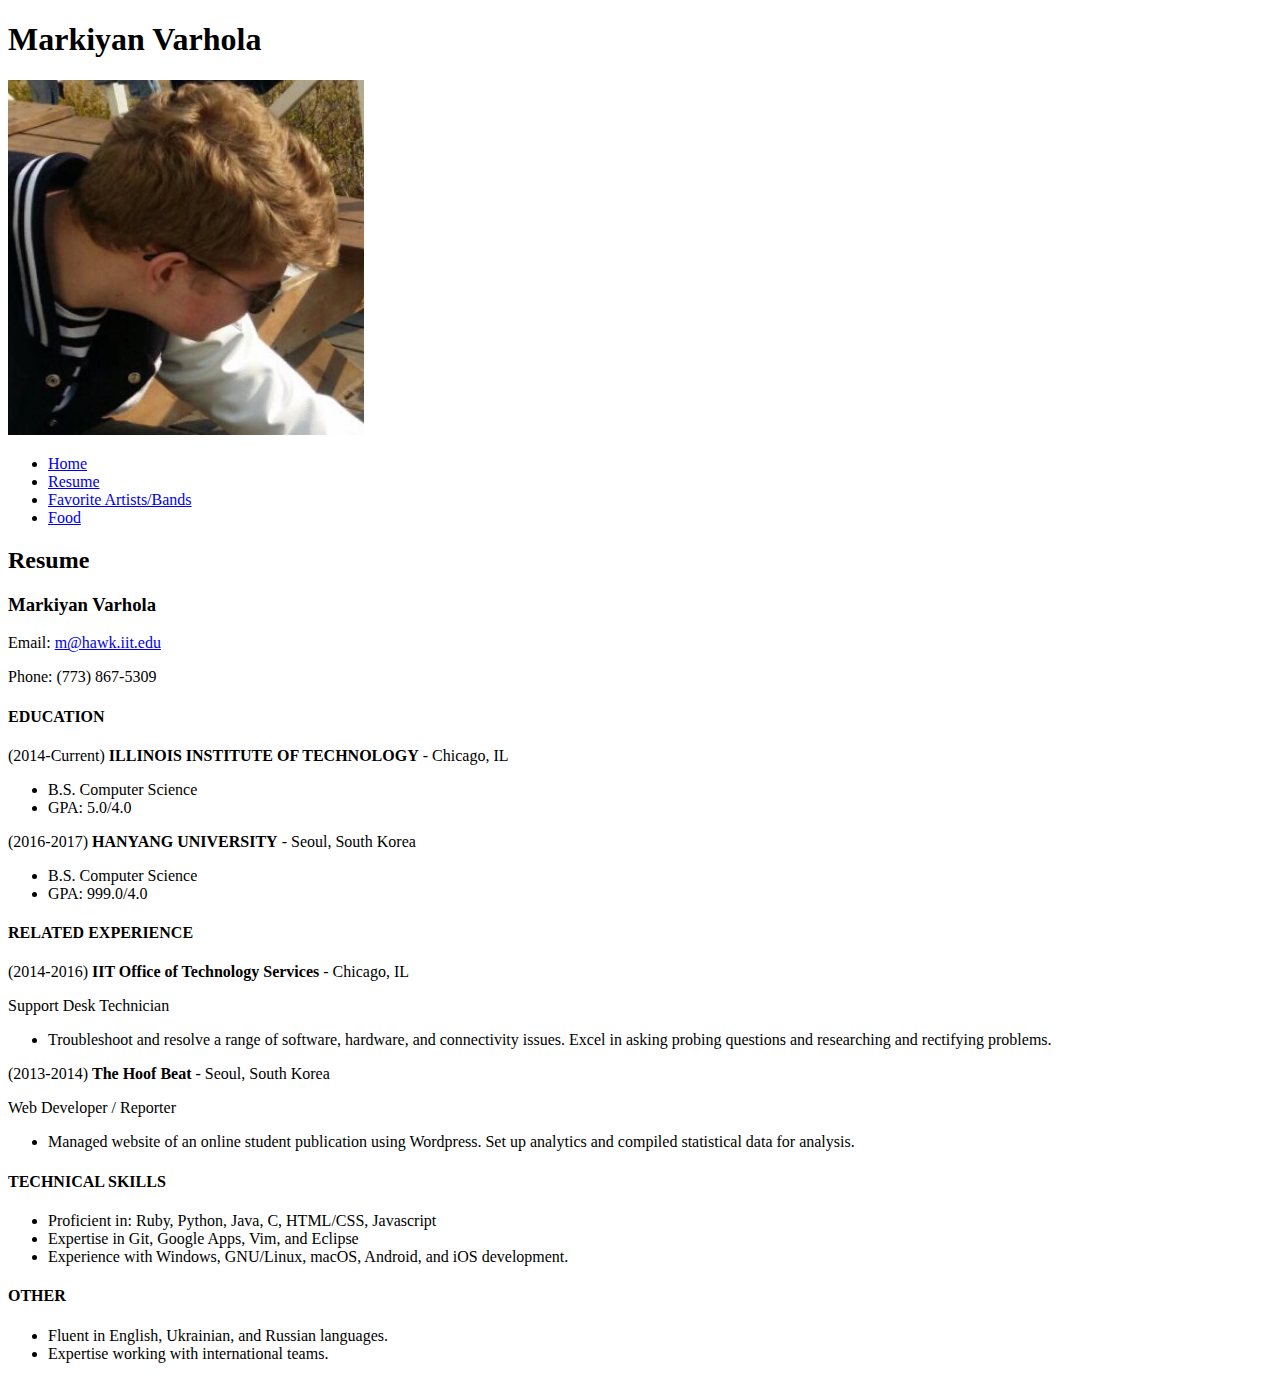
<file: projects/project1/resume.html>
<!DOCTYPE html>
<html lang="en">
<head>
  <meta charset="UTF-8">
  <title>Markiyan Varhola</title>
</head>
<body>
  <header>
    <h1>Markiyan Varhola</h1>
    <img src="img/profile.png" alt="Mark">
    <ul>
      <li><a href="index.html">Home</a></li>
      <li><a href="resume.html">Resume</a></li>
      <li><a href="music.html">Favorite Artists/Bands</a></li>
      <li><a href="food.html">Food</a></li>
    </ul>
  </header>

  <section>
    <h2>Resume</h2>
    
    <h3>Markiyan Varhola</h3>
    <p>Email: <a href="mailto:m@hawk.iit.edu">m@hawk.iit.edu</a></p>
    <p>Phone: (773) 867-5309</p>
    
    <h4>EDUCATION</h4>
    
    <p>(2014-Current) <b>ILLINOIS INSTITUTE OF TECHNOLOGY</b> - Chicago, IL</p>
    <ul>
      <li>B.S. Computer Science</li>
      <li>GPA: 5.0/4.0</li>
    </ul>
    
    <p>(2016-2017) <b>HANYANG UNIVERSITY</b> - Seoul, South Korea</p>
    <ul>
      <li>B.S. Computer Science</li>
      <li>GPA: 999.0/4.0</li>
    </ul>


    <h4>RELATED EXPERIENCE</h4>
    <p>(2014-2016) <b>IIT Office of Technology Services</b> - Chicago, IL</p>
    <p>Support Desk Technician</p>
    <ul>
      <li>Troubleshoot and resolve a range of software, hardware, and connectivity issues. Excel in asking probing questions and researching and rectifying problems.</li>
    </ul>
    
    <p>(2013-2014) <b>The Hoof Beat</b> - Seoul, South Korea</p>
    <p>Web Developer / Reporter</p>
    <ul>
      <li>Managed website of an online student publication using Wordpress. Set up analytics and compiled statistical data for analysis.</li>
    </ul>

    <h4>TECHNICAL SKILLS</h4>
    <ul>
      <li>Proficient in: Ruby, Python, Java, C, HTML/CSS, Javascript</li>
      <li>Expertise in Git, Google Apps, Vim, and Eclipse</li>
      <li>Experience with Windows, GNU/Linux, macOS, Android, and iOS development.</li>
    </ul>
    
    <h4>OTHER</h4>
    <ul>
      <li>Fluent in English, Ukrainian, and Russian languages.</li>
      <li>Expertise working with international teams.</li>
    </ul>
  </section>

</body>
</html>
</file>
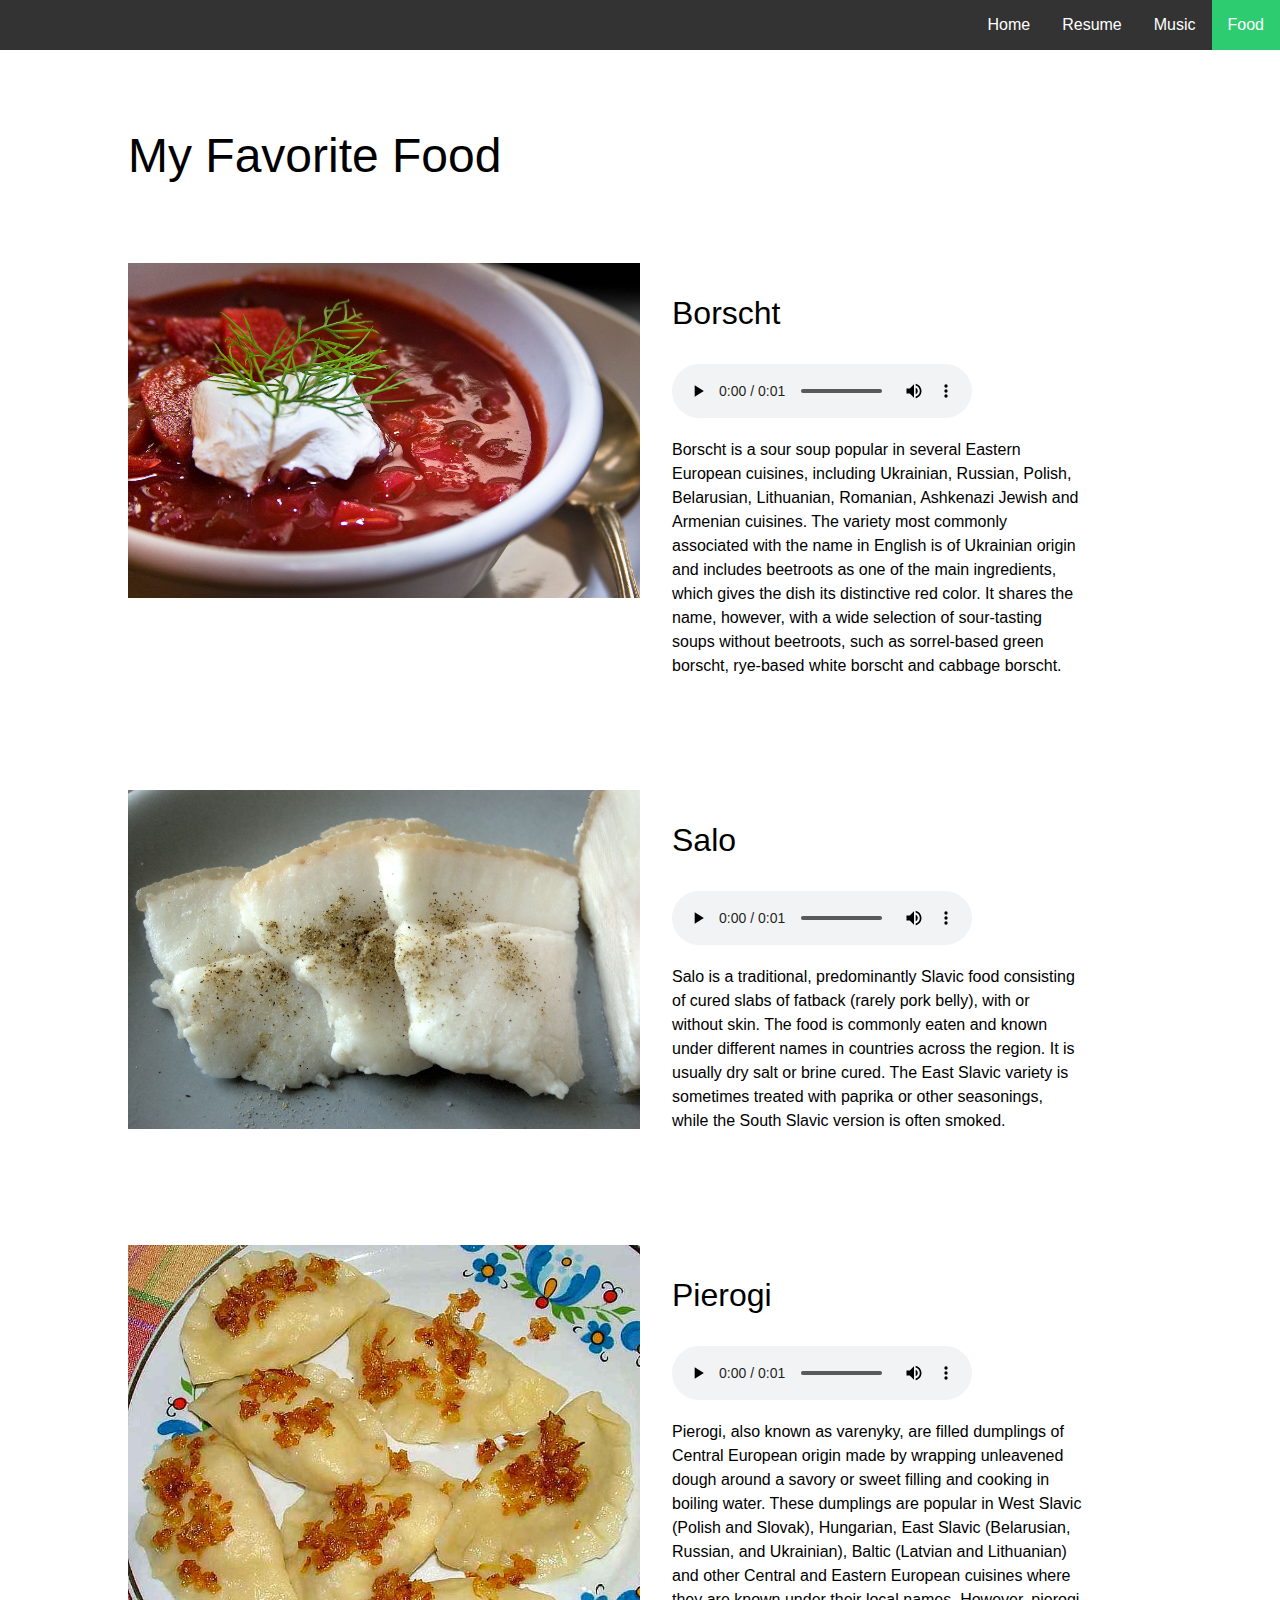
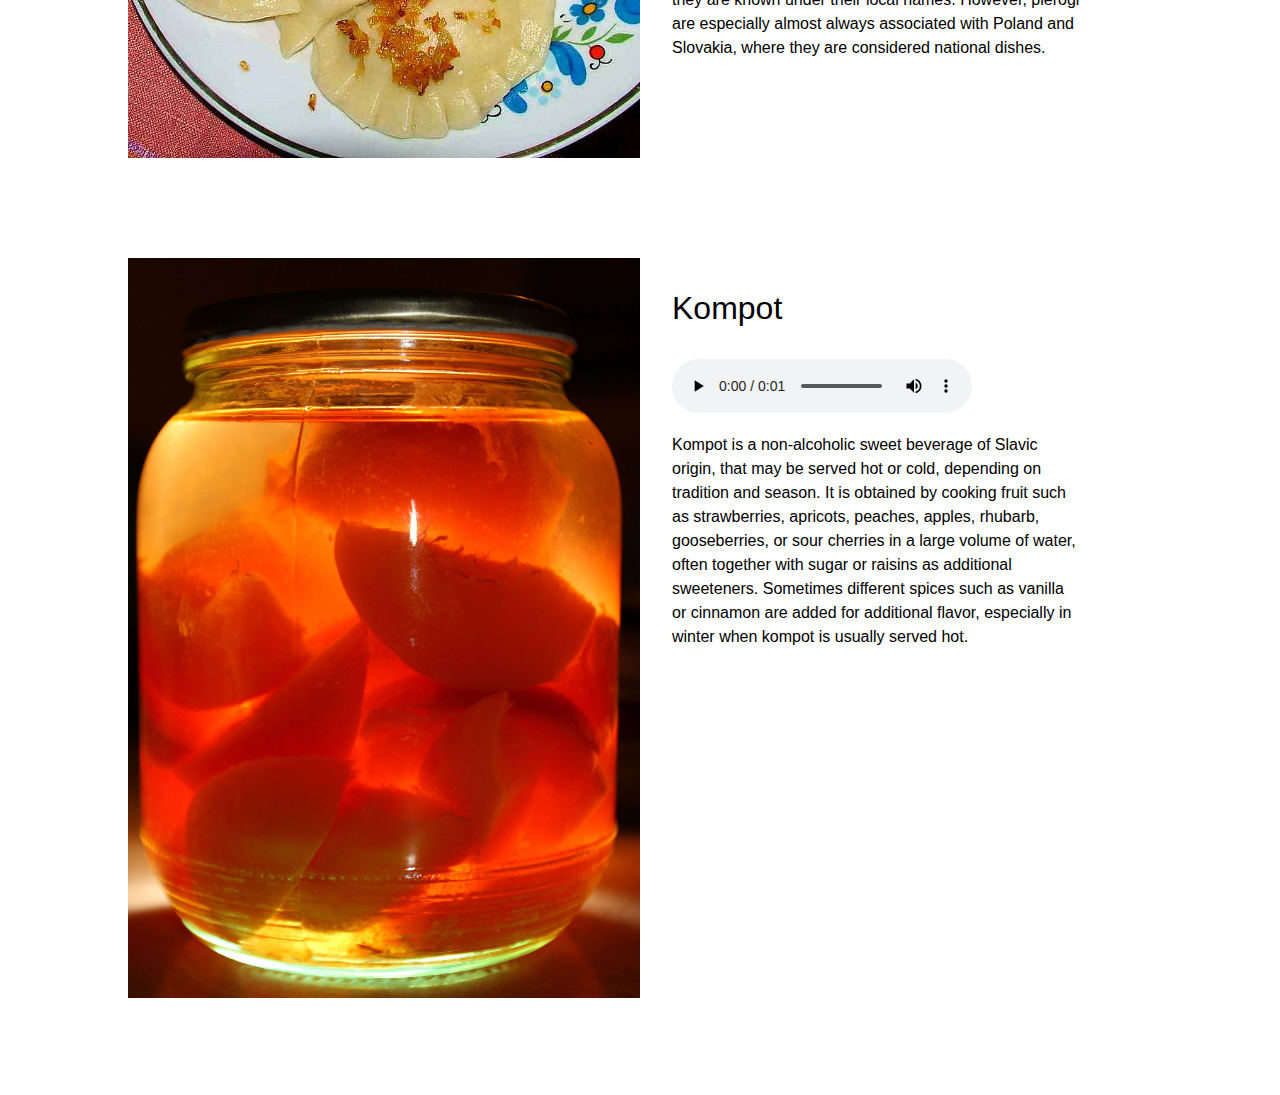
<file: projects/project2/food.html>
<!DOCTYPE html>
<html lang="en">
<head>
  <meta charset="UTF-8">
  <title>Markiyan Varhola</title>
  <link rel="stylesheet" type="text/css" href="css/normalize.css">
  <link rel="stylesheet" type="text/css" href="css/style.css">
</head>

<body>

  <nav id="header">
    <ul>
      <li class='active'><a href="food.html">Food</a></li>
      <li><a href="music.html">Music</a></li>
      <li><a href="resume.html">Resume</a></li>
      <li><a href="index.html">Home</a></li>
    </ul>
  </nav>

  <section id="content">
    <h1>My Favorite Food</h1>

    <article class="item">
      <div class='left'>
        <img src="img/borsch.jpg" alt="Borscht">
      </div>
      <div class='right'>
        <h3>Borscht</h3>
        <audio controls>
          <source src="sound/borscht.ogg" type="audio/ogg">
          Your browser does not support the audio tag.
        </audio>
        <p>Borscht is a sour soup popular in several Eastern European cuisines, including Ukrainian, Russian, Polish, Belarusian, Lithuanian, Romanian, Ashkenazi Jewish and Armenian cuisines. The variety most commonly associated with the name in English is of Ukrainian origin and includes beetroots as one of the main ingredients, which gives the dish its distinctive red color. It shares the name, however, with a wide selection of sour-tasting soups without beetroots, such as sorrel-based green borscht, rye-based white borscht and cabbage borscht.
        </p>
      </div>
    </article>

    <article class="item">
      <div class='left'>
        <img src="img/salo.jpg" alt="Salo">
      </div>
      <div class='right'>
        <h3>Salo</h3>
        <audio controls>
          <source src="sound/salo.m4a" type="audio/mp4">
          Your browser does not support the audio tag.
        </audio>
        <p>Salo is a traditional, predominantly Slavic food consisting of cured slabs of fatback (rarely pork belly), with or without skin. The food is commonly eaten and known under different names in countries across the region. It is usually dry salt or brine cured. The East Slavic variety is sometimes treated with paprika or other seasonings, while the South Slavic version is often smoked.</p>
      </div>
    </article>

    <article class="item">
      <div class='left'>
        <img src="img/pierogi.jpg" alt="Pierogi">
      </div>
      <div class='right'>
        <h3>Pierogi</h3>
        <audio controls>
          <source src="sound/pierogi.m4a" type="audio/mp4">
          Your browser does not support the audio tag.
        </audio>
        <p>Pierogi, also known as varenyky, are filled dumplings of Central European origin made by wrapping unleavened dough around a savory or sweet filling and cooking in boiling water. These dumplings are popular in West Slavic (Polish and Slovak), Hungarian, East Slavic (Belarusian, Russian, and Ukrainian), Baltic (Latvian and Lithuanian) and other Central and Eastern European cuisines where they are known under their local names. However, pierogi are especially almost always associated with Poland and Slovakia, where they are considered national dishes.</p>
      </div>
    </article>
    
    <article class="item">
      <div class='left'>
        <img src="img/kompot.jpg" alt="Kompot">
      </div>
      <div class='right'>
      <h3>Kompot</h3>
      <audio controls>
        <source src="sound/kompot.m4a" type="audio/mp4">
        Your browser does not support the audio tag.
      </audio>
        <p>Kompot is a non-alcoholic sweet beverage of Slavic origin, that may be served hot or cold, depending on tradition and season. It is obtained by cooking fruit such as strawberries, apricots, peaches, apples, rhubarb, gooseberries, or sour cherries in a large volume of water, often together with sugar or raisins as additional sweeteners. Sometimes different spices such as vanilla or cinnamon are added for additional flavor, especially in winter when kompot is usually served hot.</p>
      </div>
    </article>
  </section>
  
</body>
</html>
</file>
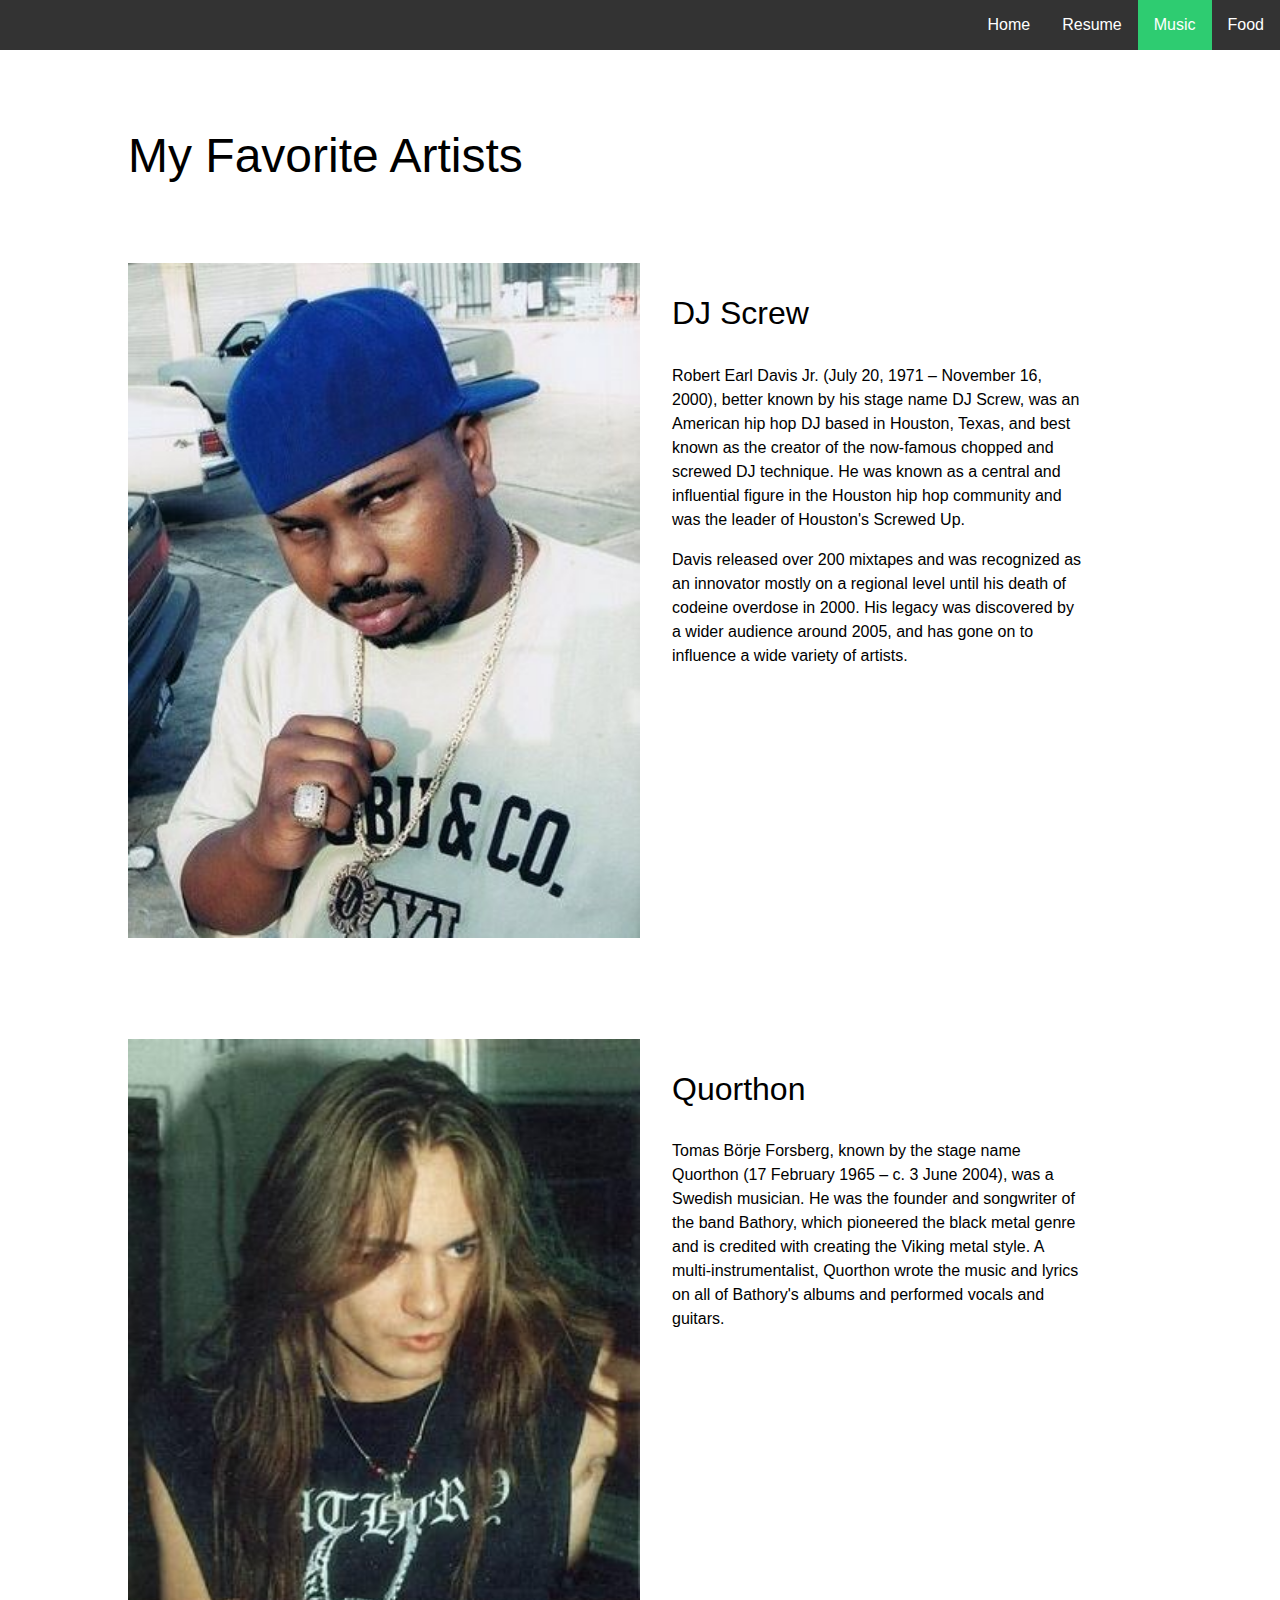
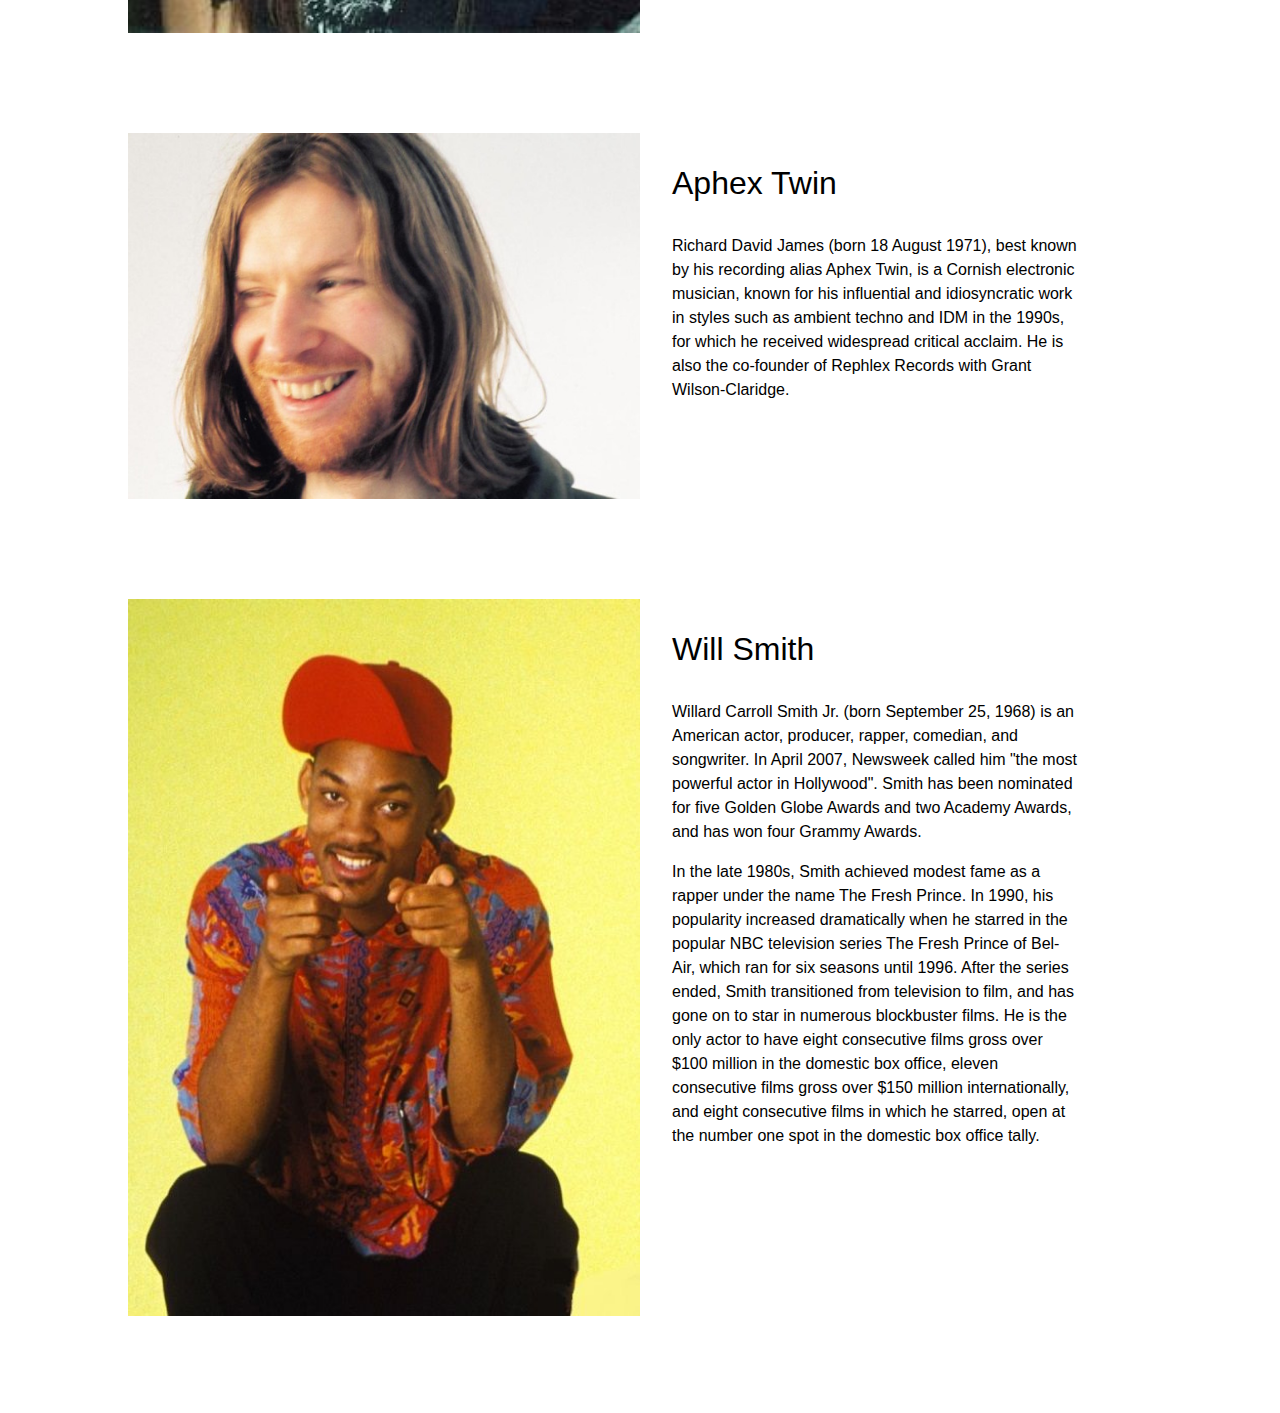
<file: projects/project2/music.html>
<!DOCTYPE html>
<html lang="en">
<head>
  <meta charset="UTF-8">
  <title>Markiyan Varhola</title>
  <link rel="stylesheet" type="text/css" href="css/normalize.css">
  <link rel="stylesheet" type="text/css" href="css/style.css">
</head>
<body>

  <nav id="header">
    <ul>
      <li><a href="food.html">Food</a></li>
      <li class='active'><a href="music.html">Music</a></li>
      <li><a href="resume.html">Resume</a></li>
      <li><a href="index.html">Home</a></li>
    </ul>
  </nav>

  <section id="content">
    <h1>My Favorite Artists</h1>
    <article class="item">
      <div class='left'>
        <img src="img/dj_screw.jpg" alt="DJ Screw">
      </div>
      <div class='right'>
        <h3>DJ Screw</h3>
        <p>Robert Earl Davis Jr. (July 20, 1971 – November 16, 2000), better known by his stage name DJ Screw, was an American hip hop DJ based in Houston, Texas, and best known as the creator of the now-famous chopped and screwed DJ technique. He was known as a central and influential figure in the Houston hip hop community and was the leader of Houston's Screwed Up.</p>
        <p>Davis released over 200 mixtapes and was recognized as an innovator mostly on a regional level until his death of codeine overdose in 2000. His legacy was discovered by a wider audience around 2005, and has gone on to influence a wide variety of artists.</p>
      </div>
    </article>

    <article class="item">
      <div class='left'>
        <img src="img/quorthon.jpg" alt="Quorthon">
      </div>
      <div class='right'>
        <h3>Quorthon</h3>
        <p>Tomas Börje Forsberg, known by the stage name Quorthon (17 February 1965 – c. 3 June 2004), was a Swedish musician. He was the founder and songwriter of the band Bathory, which pioneered the black metal genre and is credited with creating the Viking metal style. A multi-instrumentalist, Quorthon wrote the music and lyrics on all of Bathory's albums and performed vocals and guitars.</p>
      </div>
    </article>

    <article class="item">
      <div class='left'>
        <img src="img/aphex_twin.jpg" alt="Aphex Twin">
      </div>
      <div class='right'>
        <h3>Aphex Twin</h3>
        <p>Richard David James (born 18 August 1971), best known by his recording alias Aphex Twin, is a Cornish electronic musician, known for his influential and idiosyncratic work in styles such as ambient techno and IDM in the 1990s, for which he received widespread critical acclaim. He is also the co-founder of Rephlex Records with Grant Wilson-Claridge.</p>
      </div>
    </article>

    <article class="item">
      <div class='left'>
        <img src="img/will_smith.jpg" alt="Will Smith">
      </div>
      <div class='right'>
        <h3>Will Smith</h3>
        <p>Willard Carroll Smith Jr. (born September 25, 1968) is an American actor, producer, rapper, comedian, and songwriter. In April 2007, Newsweek called him "the most powerful actor in Hollywood". Smith has been nominated for five Golden Globe Awards and two Academy Awards, and has won four Grammy Awards.</p>

        <p>In the late 1980s, Smith achieved modest fame as a rapper under the name The Fresh Prince. In 1990, his popularity increased dramatically when he starred in the popular NBC television series The Fresh Prince of Bel-Air, which ran for six seasons until 1996. After the series ended, Smith transitioned from television to film, and has gone on to star in numerous blockbuster films. He is the only actor to have eight consecutive films gross over $100 million in the domestic box office, eleven consecutive films gross over $150 million internationally, and eight consecutive films in which he starred, open at the number one spot in the domestic box office tally.</p>
      </div>
    </article>
  </section>
</body>
</html>
</file>
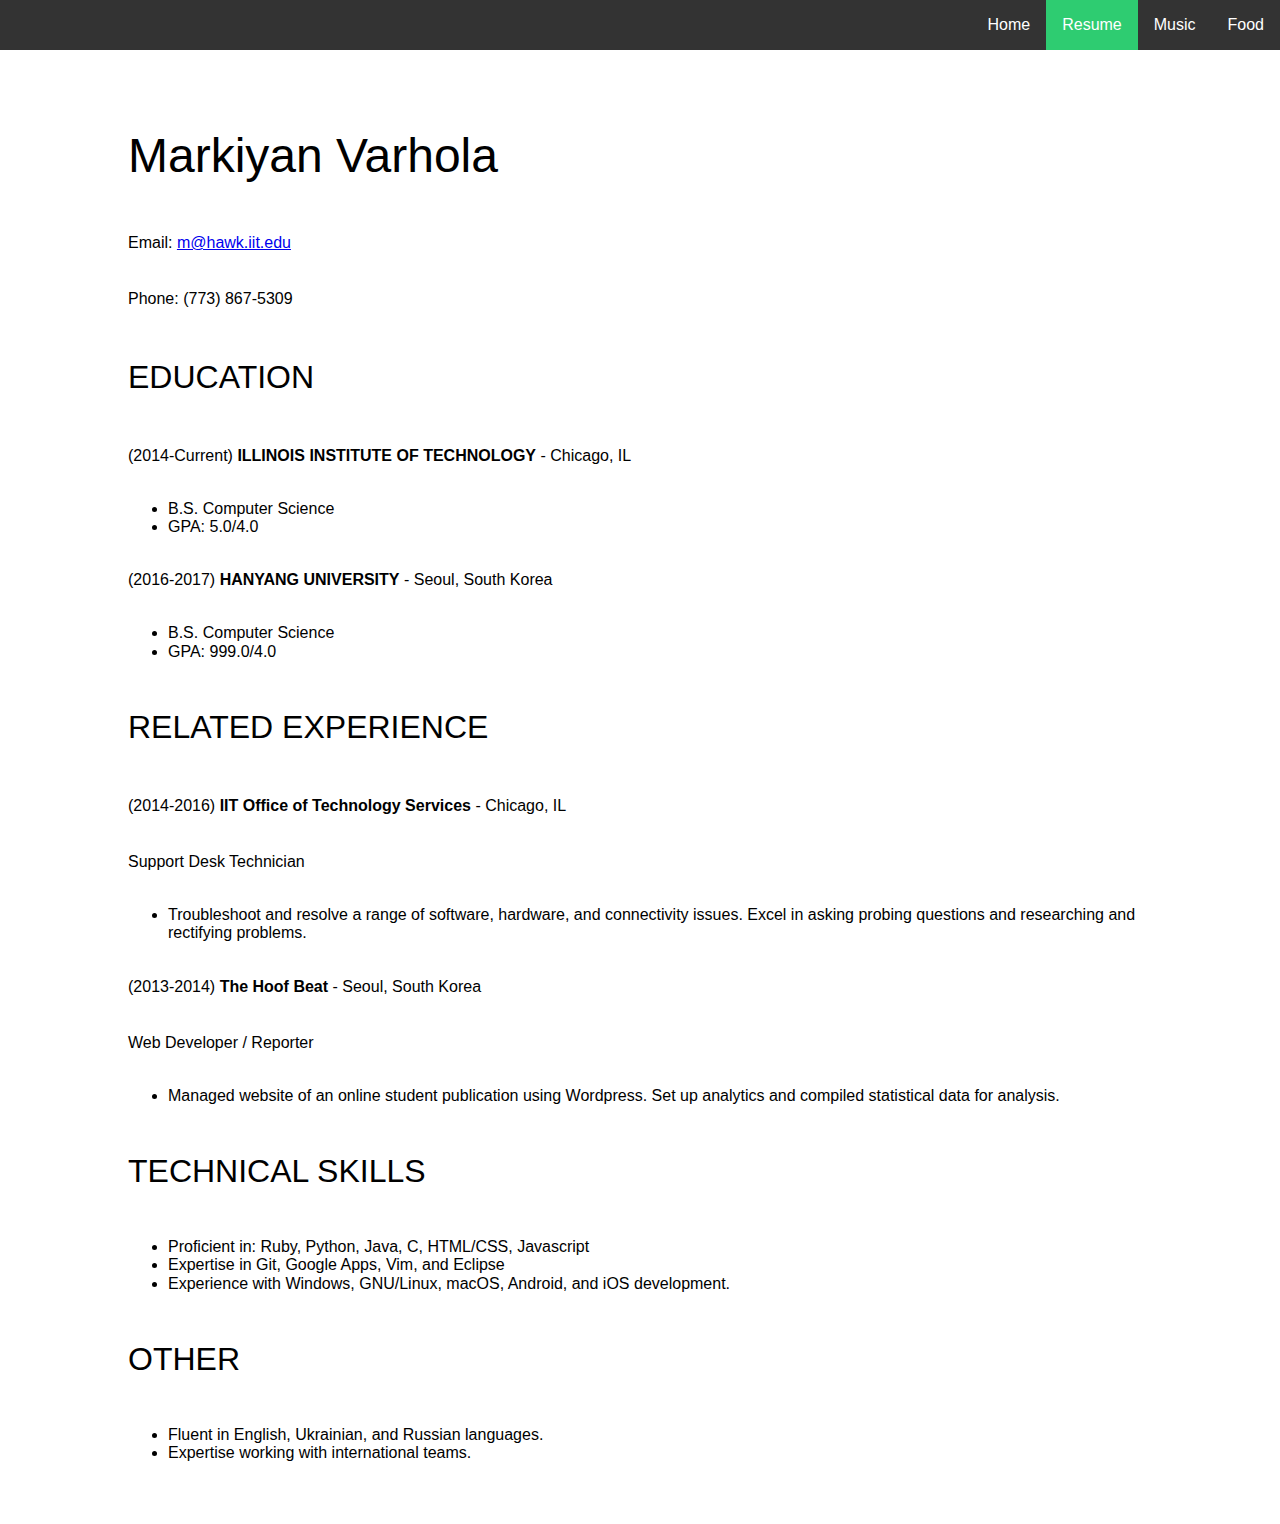
<file: projects/project2/resume.html>
<!DOCTYPE html>
<html lang="en">
<head>
  <meta charset="UTF-8">
  <title>Markiyan Varhola</title>
  <link rel="stylesheet" type="text/css" href="css/normalize.css">
  <link rel="stylesheet" type="text/css" href="css/style.css">
</head>
<body>

  <nav id="header">
    <ul>
      <li><a href="food.html">Food</a></li>
      <li><a href="music.html">Music</a></li>
      <li class='active'><a href="resume.html">Resume</a></li>
      <li><a href="index.html">Home</a></li>
    </ul>
  </nav>

  <article id="content">
      <h1>Markiyan Varhola</h1>
      <p>Email: <a href="mailto:m@hawk.iit.edu">m@hawk.iit.edu</a></p>
      <p>Phone: (773) 867-5309</p>
      <h3>EDUCATION</h3>  
      <p>(2014-Current) <b>ILLINOIS INSTITUTE OF TECHNOLOGY</b> - Chicago, IL</p>
      <ul>
        <li>B.S. Computer Science</li>
        <li>GPA: 5.0/4.0</li>
      </ul> 
      <p>(2016-2017) <b>HANYANG UNIVERSITY</b> - Seoul, South Korea</p>
      <ul>
        <li>B.S. Computer Science</li>
        <li>GPA: 999.0/4.0</li>
      </ul>
      <h3>RELATED EXPERIENCE</h3>
      <p>(2014-2016) <b>IIT Office of Technology Services</b> - Chicago, IL</p>
      <p>Support Desk Technician</p>
      <ul>
        <li>Troubleshoot and resolve a range of software, hardware, and connectivity issues. Excel in asking probing questions and researching and rectifying problems.</li>
      </ul>
      <p>(2013-2014) <b>The Hoof Beat</b> - Seoul, South Korea</p>
      <p>Web Developer / Reporter</p>
      <ul>
        <li>Managed website of an online student publication using Wordpress. Set up analytics and compiled statistical data for analysis.</li>
      </ul>
      <h3>TECHNICAL SKILLS</h3>
      <ul>
        <li>Proficient in: Ruby, Python, Java, C, HTML/CSS, Javascript</li>
        <li>Expertise in Git, Google Apps, Vim, and Eclipse</li>
        <li>Experience with Windows, GNU/Linux, macOS, Android, and iOS development.</li>
      </ul>
      <h3>OTHER</h3>
      <ul>
        <li>Fluent in English, Ukrainian, and Russian languages.</li>
        <li>Expertise working with international teams.</li>
      </ul>
  </article>
</body>
</html>
</file>
<file: labs/lab5/css/style.css>
body {
  /*Background pattern*/
  background-color: #fff; 
  background-image: 
  linear-gradient(90deg, transparent 79px, #abced4 79px, #abced4 81px, transparent 81px),
  linear-gradient(#eee .1em, transparent .1em);
  background-size: 100% 1.2em;

  font-family: Helvetica, Arial, sans-serif;
  text-align: center;
}

section{
  display: flex;
  flex-direction: column;
  align-items: center;
  justify-content: center;
}

h1 {
  text-align: center;
}

table {
    margin: 0 auto;
    border: 1px solid black;
    border-collapse: collapse;
    text-align: center;
}

th {
  text-align:  center;
}
table .header {
   border: 0;
}

table td {
    border: 1px solid black;
    padding: 10px;
}

table tr:not(.header):nth-child(odd) {
    background-color: #e2e2e2;
}

table tr:not(.header):nth-child(even) {
    background-color: #ffffff;
}

table tr:first-child
{
    border: hidden;
    border-bottom: 1px black;
}

table tr:first-child td
{
    border: none;
}

table tr td:first-child{
  font-weight: bold;
}
</file>
<file: projects/project2/css/style.css>
html {
  overflow-y: scroll;
}

#content{
	margin:5vh auto;
	max-width: 80%;
  display: flex;
  flex-direction: column;
}

img{
	width:100%;
	margin:0;
}

.item{
	margin:3em 0;
	width:100%;
	display: flex;
	flex-flow: row wrap;
}

.left{
	width:50%;
	padding:0;
	float:left;
}

.right{
	width: 40%;
	display:block;
	padding:0 2em;
	float:left;
}

/* Nicer fonts */
h1 {
	font-family: "Helvetica Neue", Helvetica, Arial, sans-serif;
	font-size: 3em;
	font-style: normal;
	font-variant: normal;
	font-weight: 500;
}
h3 {
	font-family: "Helvetica Neue", Helvetica, Arial, sans-serif;
	font-size: 2em;
	font-style: normal;
	font-variant: normal;
	font-weight: 500;
}
p {
	font-family: "Helvetica Neue", Helvetica, Arial, sans-serif;
	font-size: 1em;
	font-style: normal;
	font-variant: normal;
	font-weight: 400;
	line-height: 1.5em;
}

ul li{
	font-family: "Helvetica Neue", Helvetica, Arial, sans-serif;
	font-size: 1em;
	font-style: normal;
	font-variant: normal;
	font-weight: 400;
}

/* Top horizontal nav pane*/
#header ul {
    list-style-type: none;
    margin: 0;
    padding: 0;
    overflow: hidden;
    background-color: #333;
    text-align: center;
}

#header li {
	float: right;
}

#header li a {
    display: block;
    color: white;
    text-align: center;
    padding: 1em;
    text-decoration: none;
}

/* Change the link color to #111 (black) on hover */
#header li a:hover {
    background-color: #222222;
}

.active{
	background-color: #2ecc71;
	color:white;
}
</file>
